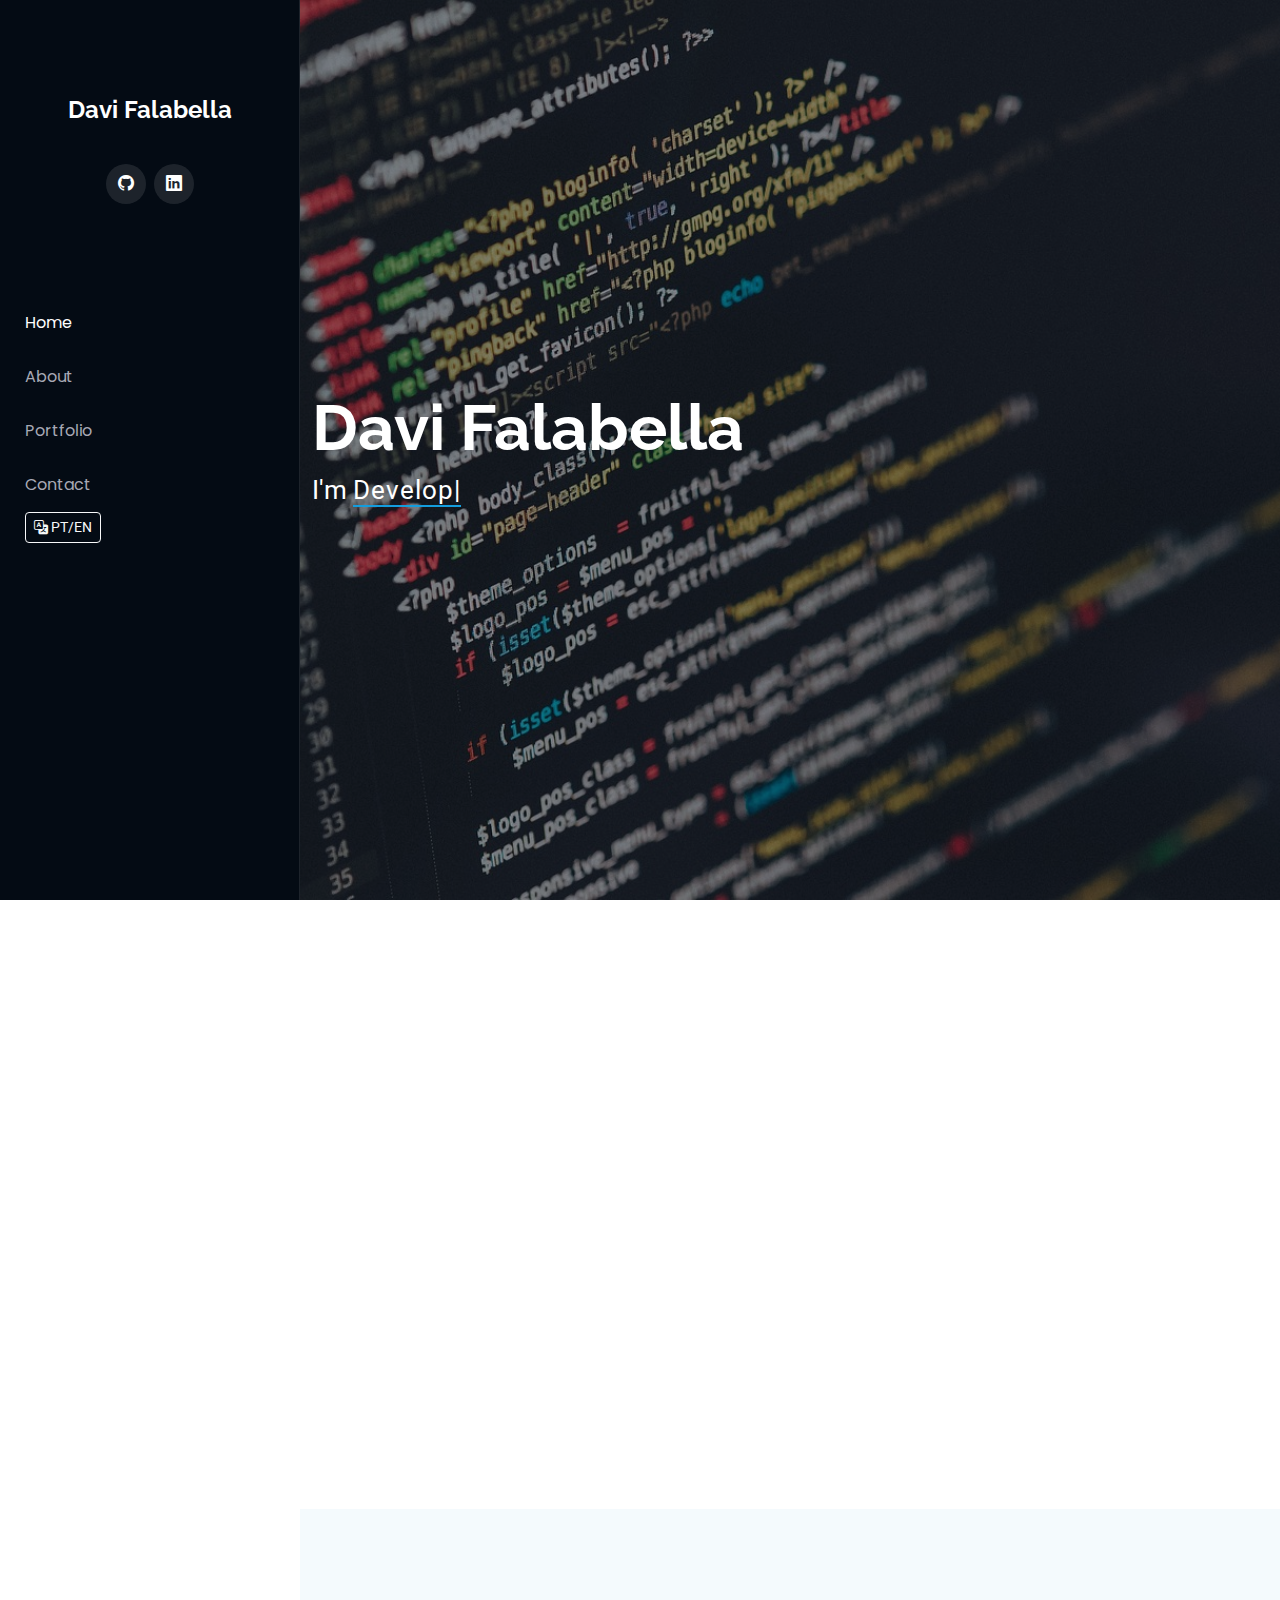
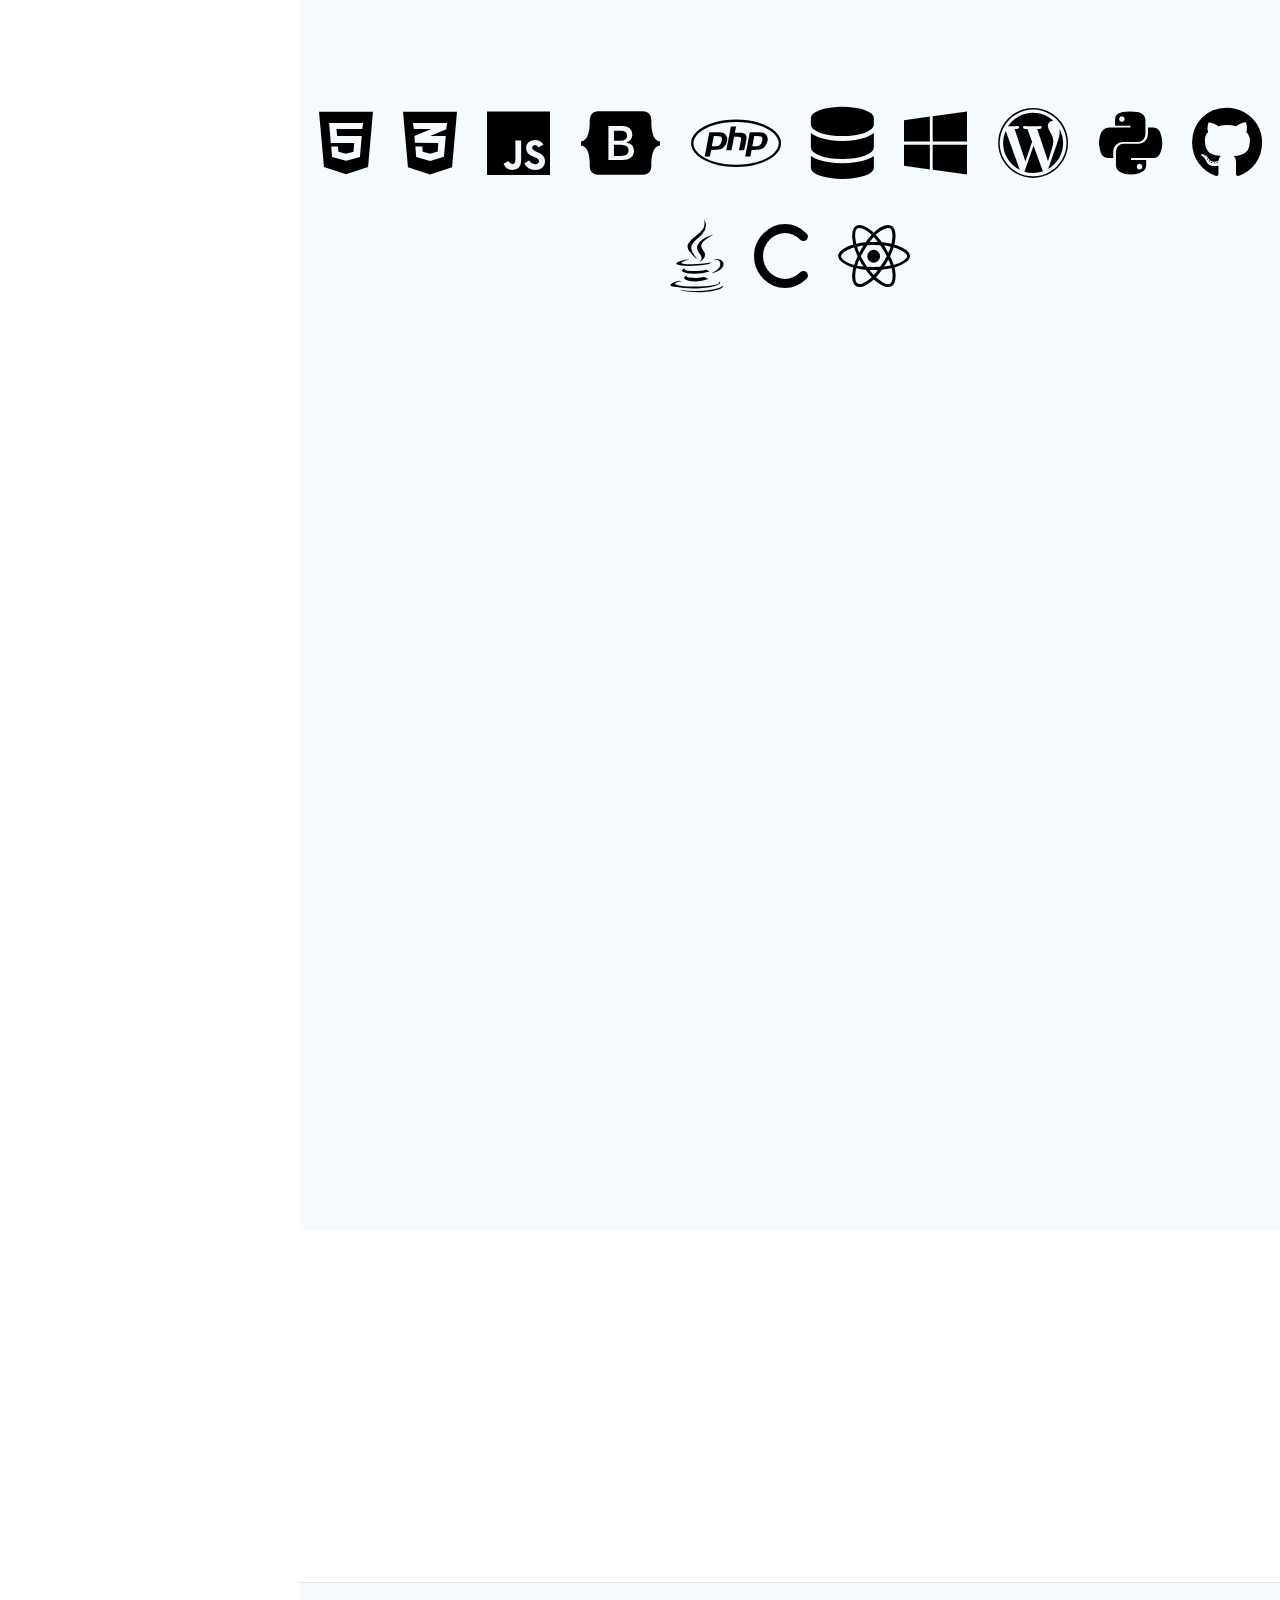
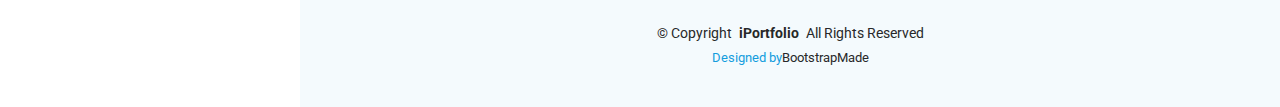
<file: index.html>
<!DOCTYPE html>
<html lang="en">

<head>
  <meta charset="utf-8">
  <meta content="width=device-width, initial-scale=1.0" name="viewport">
  <title>Portfolio</title>
  <meta content="" name="description">
  <meta content="" name="keywords">

  <!-- Favicons -->
  <link href="assets/img/favcon.png" rel="icon">
  <link href="assets/img/apple-touch-icon.png" rel="apple-touch-icon">
  <link href="https://cdnjs.cloudflare.com/ajax/libs/font-awesome/6.5.0/css/all.min.css" rel="stylesheet">

  <!-- Fonts -->
  <link href="https://fonts.googleapis.com" rel="preconnect">
  <link href="https://fonts.gstatic.com" rel="preconnect" crossorigin>
  <link
    href="https://fonts.googleapis.com/css2?family=Roboto:ital,wght@0,100;0,300;0,400;0,500;0,700;0,900;1,100;1,300;1,400;1,500;1,700;1,900&family=Poppins:ital,wght@0,100;0,200;0,300;0,400;0,500;0,600;0,700;0,800;0,900;1,100;1,200;1,300;1,400;1,500;1,600;1,700;1,800;1,900&family=Raleway:ital,wght@0,100;0,200;0,300;0,400;0,500;0,600;0,700;0,800;0,900;1,100;1,200;1,300;1,400;1,500;1,600;1,700;1,800;1,900&display=swap"
    rel="stylesheet">

  <!-- Vendor CSS Files -->
  <link href="assets/vendor/bootstrap/css/bootstrap.min.css" rel="stylesheet">
  <link href="assets/vendor/bootstrap-icons/bootstrap-icons.css" rel="stylesheet">
  <link href="assets/vendor/aos/aos.css" rel="stylesheet">
  <link href="assets/vendor/glightbox/css/glightbox.min.css" rel="stylesheet">
  <link href="assets/vendor/swiper/swiper-bundle.min.css" rel="stylesheet">

  <!-- Main CSS File -->
  <link href="assets/css/main.css" rel="stylesheet">

  <!-- =======================================================
  * Template Name: iPortfolio
  * Template URL: https://bootstrapmade.com/iportfolio-bootstrap-portfolio-websites-template/
  * Updated: Jun 29 2024 with Bootstrap v5.3.3
  * Author: BootstrapMade.com
  * License: https://bootstrapmade.com/license/
  ======================================================== -->
</head>

<body class="index-page">

  <header id="header" class="header dark-background d-flex flex-column">
    <i class="header-toggle d-xl-none bi bi-list"></i>

    <br>
    <br>
    <br>
    <br>

    <a href="index.html" class="logo d-flex align-items-center justify-content-center">
      <h1 class="sitename">Davi Falabella</h1>
    </a>

    <br>
    <div class="social-links text-center">
      <a target="_blank" href="https://github.com/Davi7071" class="github"><i class="bi bi-github"></i></a>
      <a target="_blank" href="https://www.linkedin.com/in/davi-falabella-oliveira-89b4442b9/" class="linkedin"><i class="bi bi-linkedin"></i></a>
    </div>

    <br>
    <br>
    <br>
    <nav id="navmenu" class="navmenu">
      <ul>
        <li><a href="#hero" class="active" data-i18n="home"><i class="bi bi-house navicon"></i><span data-i18n="home">Home</span></a></li>
        <li><a href="#about" data-i18n="about"><i class="bi bi-person navicon"></i> <span data-i18n="about">About</span></a></li>
        <li><a href="#portfolio" data-i18n="portfolio"><i class="bi bi-images navicon"></i> <span data-i18n="portfolio">Portfolio</span></a></li>
        <li><a href="#contact" data-i18n="contact"><i class="bi bi-envelope navicon"></i> <span data-i18n="contact">Contact</span></a></li>
        <li>
  <button id="lang-switch" class="btn btn-sm btn-outline-light" style="margin-left: 10px;">
    <i class="bi bi-translate"></i> <span data-i18n="lang-switch">PT/EN</span>
  </button>
</li>

      </ul>
    </nav>

  </header>

  <main class="main">

    <!-- Hero -->
    <section id="hero" class="hero section dark-background">

      <img src="assets/img/hero-bg.jpg" alt="" data-aos="fade-in" class="">

      <div class="container" data-aos="fade-up" data-aos-delay="100">
        <h2>Davi Falabella</h2>
        <p>I'm <span class="typed" data-typed-items="Developer, Full Stack">Dev</span><span
            class="typed-cursor typed-cursor--blink" aria-hidden="true"></span><span
            class="typed-cursor typed-cursor--blink" aria-hidden="true"></span></p>
      </div>

    </section><!-- /Hero Section -->

    <!-- About Section -->
    <section id="about" class="about section">

      <!-- Section Title -->
      <div class="container section-title" data-aos="fade-up">
        <h2 data-i18n="about">About</h2>
        <p data-i18n="about-text">I'm a programming enthusiast dedicated to learning and contributing to challenging projects. With a solid
          foundation in
          software development and a passion for problem-solving, I'm eager to grow as a professional in the tech world.
        </p>
      </div><!-- End Section Title -->

      <div class="container" data-aos="fade-up" data-aos-delay="100">

        <div class="row gy-4 justify-content-center">
          <div class="col-lg-4">
            <img src="assets/img/image.png" class="img-fluid" alt="">
          </div>
          <div class="col-lg-8 content">
            <h2 data-i18n="fullstack-title">Full Stack Developer</h2>
            <p class="fst-italic py-3" data-i18n="fullstack-desc">
              Passionate about full stack development, I'm currently focused on building efficient, responsive, and
              user-friendly web applications.
              I'm constantly exploring new technologies and improving my skills through personal and academic projects.
            </p>
            <div class="row">
              <div class="col-lg-6">
                <ul>
                  <li><i class="bi bi-chevron-right"></i> <strong data-i18n="city">City:</strong> <span data-i18n="city-value">Belo Horizonte, BR</span></li>
                  <li><i class="bi bi-chevron-right"></i> <strong data-i18n="age">Age:</strong> <span data-i18n="age-value">20</span></li>
                </ul>
              </div>
              <div class="col-lg-6">
                <ul>
                  <li><i class="bi bi-chevron-right"></i> <strong data-i18n="degree">Degree:</strong> <span data-i18n="degree-value">Bachelor’s degree in Computer
                      Science (in progress)</span></li>
                  <li><i class="bi bi-chevron-right"></i> <strong data-i18n="email">Email:</strong> <span data-i18n="email-value">davifalabela@gmail.com</span>
                  </li>
                </ul>
              </div>
            </div>

          </div>

        </div>

    </section><!-- /About Section -->

    <!-- Skills Section -->
    <section id="skills" class="skills section light-background">

      <div class="container section-title" data-aos="fade-up">
        <h2 data-i18n="skills">Skills</h2>
      </div><!-- End Section Title -->
      <div class="tech-container">
        <div class="tech">
          <i class="fa-brands fa-html5" style="font-size: 1.5em;"></i>
          <div class="tooltip" data-i18n="html5">HTML5</div>
        </div>
        <div class="tech">
          <i class="fa-brands fa-css3-alt" style="font-size: 1.5em;"></i>
          <div class="tooltip" data-i18n="css3">CSS3</div>
        </div>
        <div class="tech">
          <i class="fa-brands fa-js" style="font-size: 1.5em;"></i>
          <div class="tooltip" data-i18n="javascript">JavaScript</div>
        </div>
        <div class="tech">
          <i class="fa-brands fa-bootstrap" style="font-size: 1.5em;"></i>
          <div class="tooltip" data-i18n="bootstrap">Bootstrap</div>
        </div>
        <div class="tech">
          <i class="fa-brands fa-php" style="font-size: 1.5em;"></i>
          <div class="tooltip" data-i18n="php">PHP</div>
        </div>
        <div class="tech">
          <i class="fa-solid fa-database" style="font-size: 1.5em;"></i>
          <div class="tooltip" data-i18n="sql">Sql</div>
        </div>
        <div class="tech">
          <i class="fa-brands fa-windows" style="font-size: 1.5em;"></i>
          <div class="tooltip" data-i18n="windows">Windows</div>
        </div>
        <div class="tech">
          <i class="fa-brands fa-wordpress" style="font-size: 1.5em;"></i>
          <div class="tooltip" data-i18n="wordpress">WordPress</div>
        </div>
        <div class="tech">
          <i class="fa-brands fa-python" style="font-size: 1.5em;"></i>
          <div class="tooltip" data-i18n="python">Python</div>
        </div>

        <div class="tech">
          <i class="fa-brands fa-github" style="font-size: 1.5em;"></i>
          <div class="tooltip" data-i18n="github">GitHub</div>
        </div>

        <div class="tech">
          <i class="fa-brands fa-java" style="font-size: 1.5em;"></i>
          <div class="tooltip" data-i18n="java">Java</div>
        </div>

        <div class="tech">
          <i class="fa-solid fa-c" style="font-size: 1.5em;"></i>
          <div class="tooltip" data-i18n="cpp">C++</div>
        </div>

        <div class="tech">
          <i class="fa-brands fa-react" style="font-size: 1.5em;"></i>
          <div class="tooltip" data-i18n="react">React</div>
          <br><br>
        </div>


      </div>

    </section><!-- /Skills Section -->


    <!-- Portfolio Section -->
    <section id="portfolio" class="portfolio section light-background">

      <!-- Section Title -->
      <div class="container section-title" data-aos="fade-up">
        <h2 data-i18n="portfolio">Portfolio</h2>
        <p data-i18n="portfolio-desc">Explore some of the projects I've developed in mobile apps, IoT devices, intelligent systems, and websites. Each project showcases my experience with modern technologies such as Firebase, React Native, artificial intelligence, and large-scale data analysis.
        Check out more on my GitHub: <a target="_blank" href="https://github.com/Davi7071">Davi7071</a></p>
      </div><!-- End Section Title -->

      <div class="container">

        <div class="isotope-layout" data-default-filter="*" data-layout="masonry" data-sort="original-order">

          <ul class="portfolio-filters isotope-filters" data-aos="fade-up" data-aos-delay="100">
            <li data-filter="*" class="filter-active" data-i18n="filter-all">All</li>
            <li data-filter=".filter-app" data-i18n="filter-app">App</li>
            <li data-filter=".filter-product" data-i18n="filter-device">Device</li>
            <li data-filter=".filter-branding" data-i18n="filter-system">System</li>
            <li data-filter=".filter-books" data-i18n="filter-website">Web Site</li>
          </ul><!-- End Portfolio Filters -->

          <div class="row gy-4 isotope-container" data-aos="fade-up" data-aos-delay="200">

            <div class="col-lg-4 col-md-6 portfolio-item isotope-item filter-product">
              <div class="portfolio-content h-100">
                <img src="assets/img/portfolio/app-1.png" class="img-fluid" alt="">
                <div class="portfolio-info">
                  <h4 data-i18n="device">Device</h4>
                  <p data-i18n="iot-desc">IoT Sound‑Activated Feedback Device</p>
                  <a href="assets/img/portfolio/app-1.png" title="" data-gallery="portfolio-gallery-app"
                    class="glightbox preview-link"><i class="bi bi-zoom-in"></i></a>
                  <a target="_blank" href="portfolio-iot.html" title="More Details" class="details-link"><i
                      class="bi bi-link-45deg"></i></a>
                </div>
              </div>
            </div><!-- End Portfolio Item -->

            <div class="col-lg-4 col-md-6 portfolio-item isotope-item filter-branding">
              <div class="portfolio-content h-100">
                <img src="assets/img/portfolio/news.png" class="img-fluid" alt="">
                <div class="portfolio-info">
                  <h4 data-i18n="system">System</h4>
                  <p data-i18n="bigdata-desc">BigData News Analysis</p>
                  <a href="assets/img/portfolio/news.png" title=""
                    data-gallery="portfolio-gallery-product" class="glightbox preview-link"><i
                      class="bi bi-zoom-in"></i></a>
                  <a target="_blank" href="portfolio-news.html" title="More Details" class="details-link"><i
                      class="bi bi-link-45deg"></i></a>
                </div>
              </div>
            </div><!-- End Portfolio Item -->

            <div class="col-lg-4 col-md-6 portfolio-item isotope-item filter-app ">
              <div class="portfolio-content h-100">
                <img src="assets/img/portfolio/app-de-fato.jpg" class="img-fluid" alt="">
                <div class="portfolio-info">
                  <h4 data-i18n="app">App</h4>
                  <p data-i18n="ai-news-desc">AI news app</p>
                  <a href="assets/img/portfolio/app-de-fato.jpg" title=""
                    data-gallery="portfolio-gallery-branding" class="glightbox preview-link"><i
                      class="bi bi-zoom-in"></i></a>
                  <a target="_blank" href="portfolio-defatoapp.html" title="More Details" class="details-link"><i
                      class="bi bi-link-45deg"></i></a>
                </div>
              </div>
            </div><!-- End Portfolio Item -->

            <div class="col-lg-4 col-md-6 portfolio-item isotope-item filter-books">
              <div class="portfolio-content h-100">
                <img src="assets/img/portfolio/painel.png" class="img-fluid" alt="">
                <div class="portfolio-info">
                  <h4 data-i18n="system">System</h4>
                  <p data-i18n="website-admin-desc">Website and Admin Panel</p>
                  <a href="assets/img/portfolio/painel.png" title="Branding 1" data-gallery="portfolio-gallery-book"
                    class="glightbox preview-link"><i class="bi bi-zoom-in"></i></a>
                  <a target="_blank" href="admin-panel.html" title="More Details" class="details-link"><i
                      class="bi bi-link-45deg"></i></a>
                </div>
              </div>
            </div><!-- End Portfolio Item -->

          

          </div><!-- End Portfolio Container -->

        </div>

      </div>

    </section><!-- /Portfolio Section -->

    <!-- Section Title --> 
    <div id="contact" style="margin-top: 5%;" class="container section-title" data-aos="fade-up">
      <h2 data-i18n="contact">Contact</h2>
            <div style="margin-top: 5%;" class="row">
              <div  class="col-lg-6">
                <ul>
                  <li><i class="bi bi-chevron-right"></i> <strong><i class="fa-solid fa-phone"></i></strong> <span data-i18n="phone">55 31 999514122</span></li>
                </ul>
              </div>
              <div class="col-lg-6">
                <ul>
                  <li><i class="bi bi-chevron-right"></i> <strong><i class="fa-solid fa-envelope"></i></strong> <span data-i18n="email-value">davifalabela@gmail.com</span>
                  </li>
                </ul>
              </div>
            </div>
    </div><!-- End Section Title -->


  </main>
  <br><br><br><br>
  <footer id="footer" class="footer position-relative light-background">

    <div class="container">
      <div class="copyright text-center ">
        <p>© <span data-i18n="copyright">Copyright</span> <strong class="px-1 sitename">iPortfolio</strong> <span data-i18n="all-rights">All Rights Reserved</span>
        </p>
      </div>
      
      <div class="credits">
        <!-- All the links in the footer should remain intact. -->
        <!-- You can delete the links only if you've purchased the pro version. -->
        <!-- Licensing information: https://bootstrapmade.com/license/ -->
        <!-- Purchase the pro version with working PHP/AJAX contact form: [buy-url] -->
        <a href="https://bootstrapmade.com/" data-i18n="designed-by">BootstrapMade</a>BootstrapMade
      </div>
    </div>

  </footer>

  <!-- Scroll Top -->
  <a href="#" id="scroll-top" class="scroll-top d-flex align-items-center justify-content-center"><i
      class="bi bi-arrow-up-short"></i></a>

  <!-- Preloader -->
  <div id="preloader"></div>

  <!-- Vendor JS Files -->
   
  <script src="assets/vendor/bootstrap/js/bootstrap.bundle.min.js"></script>
  <script src="assets/vendor/php-email-form/validate.js"></script>
  <script src="assets/vendor/aos/aos.js"></script>
  <script src="assets/vendor/typed.js/typed.umd.js"></script>
  <script src="assets/vendor/purecounter/purecounter_vanilla.js"></script>
  <script src="assets/vendor/waypoints/noframework.waypoints.js"></script>
  <script src="assets/vendor/glightbox/js/glightbox.min.js"></script>
  <script src="assets/vendor/imagesloaded/imagesloaded.pkgd.min.js"></script>
  <script src="assets/vendor/isotope-layout/isotope.pkgd.min.js"></script>
  <script src="assets/vendor/swiper/swiper-bundle.min.js"></script>
  


  <!-- Main JS File -->

  

  <script src="assets/js/main.js"></script>
<script>
(function() {
  const i18nTranslations = {
    en: {
      home: "Home",
      about: "About",
      "about-text": "I'm a programming enthusiast dedicated to learning and contributing to challenging projects. With a solid foundation in software development and a passion for problem-solving, I'm eager to grow as a professional in the tech world.",
      portfolio: "Portfolio",
      "portfolio-desc": "Explore some of the projects I've developed in mobile apps, IoT devices, intelligent systems, and websites. Each project showcases my experience with modern technologies such as Firebase, React Native, artificial intelligence, and large-scale data analysis. Check out more on my GitHub: <a target=\"_blank\" href=\"https://github.com/Davi7071\">Davi7071</a>",
      contact: "Contact",
      skills: "Skills",
      degree: "Degree:",
      "degree-value": "Bachelor’s degree in Computer Science (in progress)",
      email: "Email:",
      "email-value": "davifalabela@gmail.com",
      city: "City:",
      "city-value": "Belo Horizonte, BR",
      age: "Age:",
      "age-value": "20",
      "lang-switch": "PT/EN",
      "fullstack-title": "Full Stack Developer",
      "fullstack-desc": "Passionate about full stack development, I'm currently focused on building efficient, responsive, and user-friendly web applications. I'm constantly exploring new technologies and improving my skills through personal and academic projects.",
      html5: "HTML5",
      css3: "CSS3",
      javascript: "JavaScript",
      bootstrap: "Bootstrap",
      php: "PHP",
      sql: "Sql",
      windows: "Windows",
      wordpress: "WordPress",
      python: "Python",
      github: "GitHub",
      java: "Java",
      cpp: "C++",
      react: "React",
      "filter-all": "All",
      "filter-app": "App",
      "filter-device": "Device",
      "filter-system": "System",
      "filter-website": "Web Site",
      device: "Device",
      "iot-desc": "IoT Sound‑Activated Feedback Device",
      system: "System",
      "bigdata-desc": "BigData News Analysis",
      app: "App",
      "ai-news-desc": "AI news app",
      "website-admin-desc": "Website and Admin Panel",
      phone: "55 31 999514122",
      copyright: "Copyright",
      "all-rights": "All Rights Reserved",
      "designed-by": "Designed by"
    },
    pt: {
      home: "Início",
      about: "Sobre",
      "about-text": "Sou um entusiasta da programação dedicado a aprender e contribuir com projetos desafiadores. Com uma base sólida em desenvolvimento de software e paixão por resolver problemas, busco crescer como profissional no mundo da tecnologia.",
      portfolio: "Portfólio",
      "portfolio-desc": "Explore alguns dos projetos que desenvolvi em aplicativos móveis, dispositivos IoT, sistemas inteligentes e sites. Cada projeto mostra minha experiência com tecnologias modernas como Firebase, React Native, inteligência artificial e análise de dados em larga escala. Veja mais no meu GitHub: <a target=\"_blank\" href=\"https://github.com/Davi7071\">Davi7071</a>",
      contact: "Contato",
      skills: "Habilidades",
      degree: "Formação:",
      "degree-value": "Bacharelado em Ciência da Computação (em andamento)",
      email: "Email:",
      "email-value": "davifalabela@gmail.com",
      city: "Cidade:",
      "city-value": "Belo Horizonte, BR",
      age: "Idade:",
      "age-value": "20",
      "lang-switch": "PT/EN",
      "fullstack-title": "Desenvolvedor Full Stack",
      "fullstack-desc": "Apaixonado por desenvolvimento full stack, atualmente estou focado em construir aplicações web eficientes, responsivas e amigáveis ao usuário. Estou sempre explorando novas tecnologias e aprimorando minhas habilidades por meio de projetos pessoais e acadêmicos.",
      html5: "HTML5",
      css3: "CSS3",
      javascript: "JavaScript",
      bootstrap: "Bootstrap",
      php: "PHP",
      sql: "Sql",
      windows: "Windows",
      wordpress: "WordPress",
      python: "Python",
      github: "GitHub",
      java: "Java",
      cpp: "C++",
      react: "React",
      "filter-all": "Todos",
      "filter-app": "App",
      "filter-device": "Dispositivo",
      "filter-system": "Sistema",
      "filter-website": "Site",
      device: "Dispositivo",
      "iot-desc": "Dispositivo IoT de Feedback Ativado por Som",
      system: "Sistema",
      "bigdata-desc": "Análise de Notícias com BigData",
      app: "App",
      "ai-news-desc": "App de notícias com IA",
      "website-admin-desc": "Site e Painel Admin",
      phone: "55 31 999514122",
      copyright: "Copyright",
      "all-rights": "Todos os direitos reservados",
      "designed-by": "Desenvolvido por"
    }
  };

  let lang = 'en';

  function updateLanguage(lang) {
    document.querySelectorAll("[data-i18n]").forEach(el => {
      const key = el.getAttribute("data-i18n");
      if (i18nTranslations[lang][key]) {
        el.innerHTML = i18nTranslations[lang][key];
      }
    });
  }

  document.addEventListener("DOMContentLoaded", () => {
    updateLanguage(lang);
    document.getElementById("lang-switch").addEventListener("click", () => {
      lang = lang === 'en' ? 'pt' : 'en';
      updateLanguage(lang);
    });
  });
})();
</script>



</body>

</html>
</file>
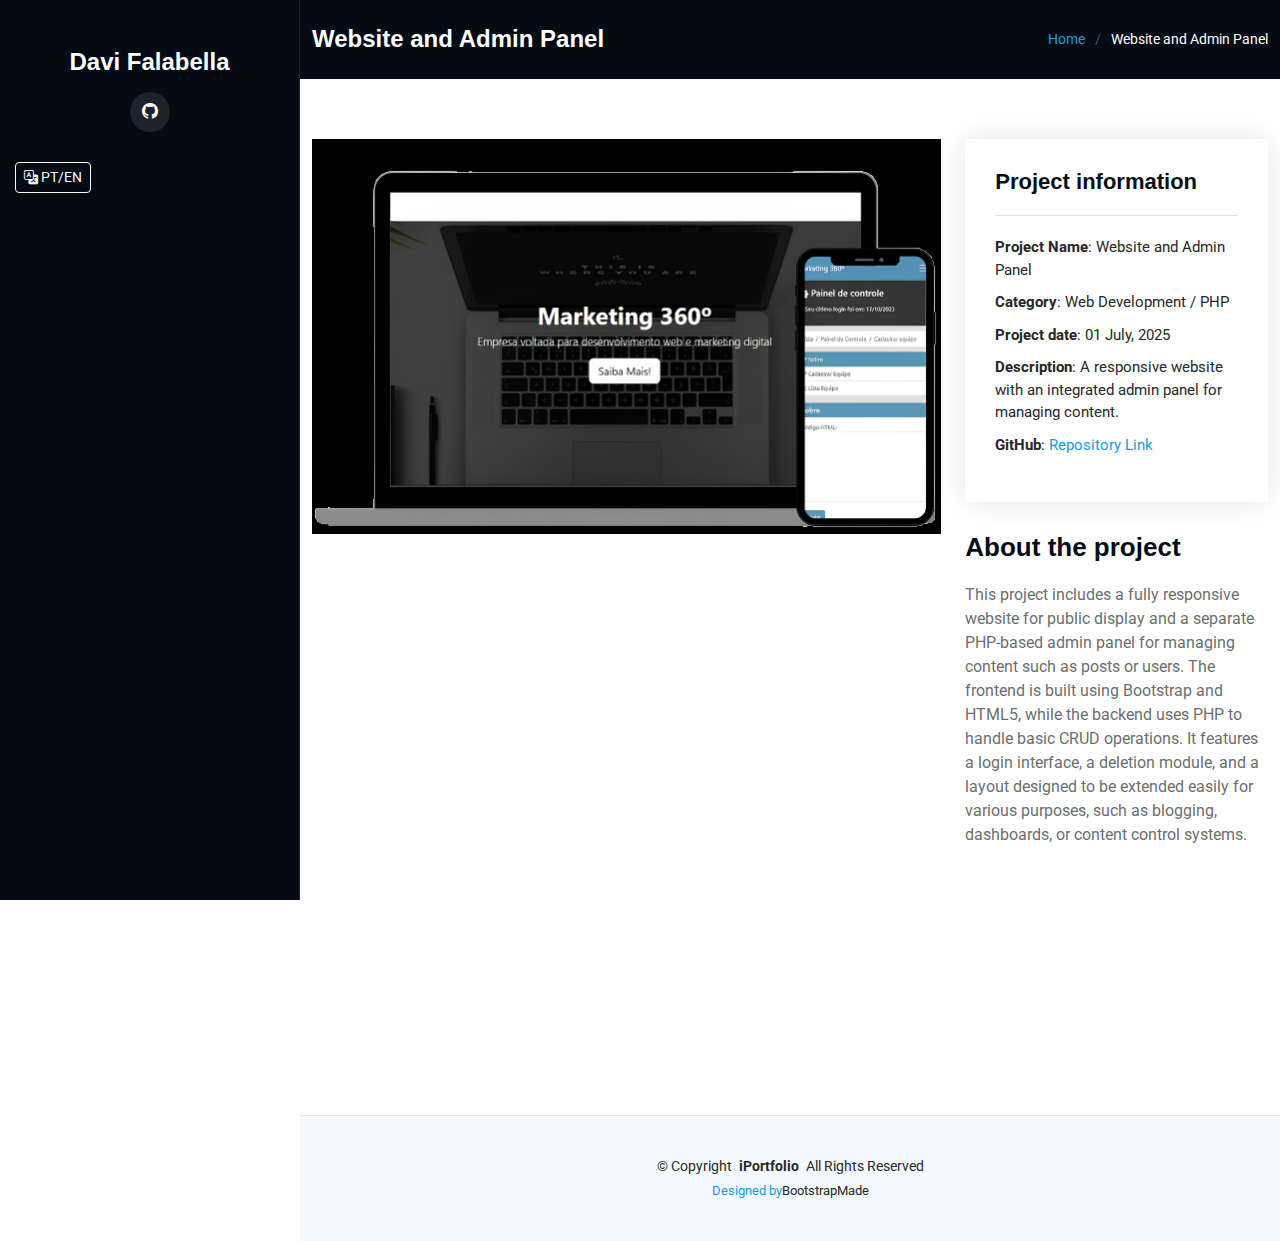
<file: admin-panel.html>
<!DOCTYPE html>
<html lang="en">

<head>
  <meta charset="utf-8">
  <meta content="width=device-width, initial-scale=1.0" name="viewport">
  <title>Website and Admin Panel - Davi Falabella</title>
  <meta content="Responsive website with login and admin panel using PHP and Bootstrap." name="description">
  <meta content="php, bootstrap, admin panel, responsive site" name="keywords">

  <!-- Favicons -->
  <link href="assets/img/favcon.png" rel="icon">
  <link href="assets/img/apple-touch-icon.png" rel="apple-touch-icon">
  <link href="https://cdnjs.cloudflare.com/ajax/libs/font-awesome/6.5.0/css/all.min.css" rel="stylesheet">
  <!-- Fonts -->
  <link href="https://fonts.googleapis.com" rel="preconnect">
  <link href="https://fonts.gstatic.com" rel="preconnect" crossorigin>
  <link href="https://fonts.googleapis.com/css2?family=Roboto:wght@300;500;700&display=swap" rel="stylesheet">

  <!-- Vendor CSS Files -->
  <link href="assets/vendor/bootstrap/css/bootstrap.min.css" rel="stylesheet">
  <link href="assets/vendor/bootstrap-icons/bootstrap-icons.css" rel="stylesheet">
  <link href="assets/vendor/aos/aos.css" rel="stylesheet">
  <link href="assets/vendor/glightbox/css/glightbox.min.css" rel="stylesheet">
  <link href="assets/vendor/swiper/swiper-bundle.min.css" rel="stylesheet">
  <link href="assets/css/main.css" rel="stylesheet">
</head>

<body class="portfolio-details-page">
  <header id="header" class="header dark-background d-flex flex-column">
    <i class="header-toggle d-xl-none bi bi-list" aria-label="Open menu"></i>
    <a href="index.html" class="logo d-flex align-items-center justify-content-center mt-5">
      <h1 class="sitename">Davi Falabella</h1>
    </a>
    <div class="social-links text-center">
      <a target="_blank" href="https://github.com/Davi7071" class="github"><i class="bi bi-github"></i></a>
      <!--<a target="_blank" href="https://www.linkedin.com/in/davi-falabella-oliveira-89b4442b9/" class="linkedin"><i class="bi bi-linkedin"></i></a>-->
    </div>
    <ul style="list-style:none; padding:0; margin-top:10px;">
      <li>
        <button id="lang-switch" class="btn btn-sm btn-outline-light">
          <i class="bi bi-translate"></i> <span data-i18n="lang-switch">PT/EN</span>
        </button>
      </li>
    </ul>
  </header>

  <main class="main">
    <div class="page-title dark-background">
      <div class="container d-lg-flex justify-content-between align-items-center">
        <h1 class="mb-2 mb-lg-0" data-i18n="admin-title">Website and Admin Panel</h1>
        <nav class="breadcrumbs">
          <ol>
            <li><a href="index.html" data-i18n="home">Home</a></li>
            <li class="current" data-i18n="admin-title">Website and Admin Panel</li>
          </ol>
        </nav>
      </div>
    </div>

    <section id="portfolio-details" class="portfolio-details section">
      <div class="container" data-aos="fade-up" data-aos-delay="100">
        <div class="row gy-4">
          <div class="col-lg-8">
            <div class="portfolio-details-slider swiper init-swiper">
              <script type="application/json" class="swiper-config">
                {
                  "loop": true,
                  "speed": 600,
                  "autoplay": { "delay": 5000 },
                  "slidesPerView": "auto",
                  "pagination": { "el": ".swiper-pagination", "type": "bullets", "clickable": true }
                }
              </script>
              <div class="swiper-wrapper align-items-center">
                <div class="swiper-slide">
                  <img src="assets/img/portfolio/painel.png" alt="Admin Panel Screenshot" loading="lazy">
                </div>
              </div>
              <div class="swiper-pagination"></div>
            </div>
          </div>

          <div class="col-lg-4">
            <div class="portfolio-info" data-aos="fade-up" data-aos-delay="200">
              <h3 data-i18n="project-info">Project information</h3>
              <ul>
                <li><strong data-i18n="project-name">Project Name</strong>: <span data-i18n="admin-title">Website and Admin Panel</span></li>
                <li><strong data-i18n="category">Category</strong>: <span data-i18n="category-value">Web Development / PHP</span></li>
                <li><strong data-i18n="project-date">Project date</strong>: <span data-i18n="date-value">01 July, 2025</span></li>
                <li><strong data-i18n="description">Description</strong>: <span data-i18n="description-value">A responsive website with an integrated admin panel for managing content.</span></li>
                <li><strong data-i18n="github">GitHub</strong>: <a target="_blank" href="https://github.com/Davi7071/Site-e-painel-de-controle" data-i18n="github-value">Repository Link</a></li>
              </ul>
            </div>
            <div class="portfolio-description" data-aos="fade-up" data-aos-delay="300">
              <h2 data-i18n="about-admin">About the project</h2>
              <p data-i18n="about-admin-desc">
                This project includes a fully responsive website for public display and a separate PHP-based admin panel 
                for managing content such as posts or users. The frontend is built using Bootstrap and HTML5, while the backend
                uses PHP to handle basic CRUD operations. It features a login interface, a deletion module, and a layout 
                designed to be extended easily for various purposes, such as blogging, dashboards, or content control systems.
              </p>
            </div>
          </div>
    </section>
  </main>
<br><br><br><br><br><br><br><br>
  <footer id="footer" class="footer position-relative light-background">
    <div class="container">
      <div class="copyright text-center">
        <p>© <span data-i18n="copyright">Copyright</span> <strong class="px-1 sitename">iPortfolio</strong> <span data-i18n="all-rights">All Rights Reserved</span></p>
      </div>
      <div class="credits text-center">
        <a href="https://bootstrapmade.com/" data-i18n="designed-by">BootstrapMade</a>BootstrapMade
      </div>
    </div>
  </footer>

  <a href="#" id="scroll-top" class="scroll-top d-flex align-items-center justify-content-center"><i class="bi bi-arrow-up-short"></i></a>
  <div id="preloader"></div>

  <script src="assets/vendor/bootstrap/js/bootstrap.bundle.min.js"></script>
  <script src="assets/vendor/php-email-form/validate.js"></script>
  <script src="assets/vendor/aos/aos.js"></script>
  <script src="assets/vendor/glightbox/js/glightbox.min.js"></script>
  <script src="assets/vendor/swiper/swiper-bundle.min.js"></script>
  <script src="assets/js/main.js"></script>
  <script>
  (function() {
    const i18nTranslations = {
      en: {
        "lang-switch": "PT/EN",
        home: "Home",
        "admin-title": "Website and Admin Panel",
        "project-info": "Project information",
        "project-name": "Project Name",
        category: "Category",
        "category-value": "Web Development / PHP",
        "project-date": "Project date",
        "date-value": "01 July, 2025",
        description: "Description",
        "description-value": "A responsive website with an integrated admin panel for managing content.",
        github: "GitHub",
        "github-value": "Repository Link",
        "about-admin": "About the project",
        "about-admin-desc": "This project includes a fully responsive website for public display and a separate PHP-based admin panel for managing content such as posts or users. The frontend is built using Bootstrap and HTML5, while the backend uses PHP to handle basic CRUD operations. It features a login interface, a deletion module, and a layout designed to be extended easily for various purposes, such as blogging, dashboards, or content control systems.",
        copyright: "Copyright",
        "all-rights": "All Rights Reserved",
        "designed-by": "Designed by"
      },
      pt: {
        "lang-switch": "PT/EN",
        home: "Início",
        "admin-title": "Site e Painel Admin",
        "project-info": "Informações do projeto",
        "project-name": "Nome do Projeto",
        category: "Categoria",
        "category-value": "Desenvolvimento Web / PHP",
        "project-date": "Data do projeto",
        "date-value": "01 de julho de 2025",
        description: "Descrição",
        "description-value": "Site responsivo com painel administrativo integrado para gerenciamento de conteúdo.",
        github: "GitHub",
        "github-value": "Link do Repositório",
        "about-admin": "Sobre o projeto",
        "about-admin-desc": "Este projeto inclui um site totalmente responsivo para exibição pública e um painel admin em PHP para gerenciar conteúdos como posts ou usuários. O frontend utiliza Bootstrap e HTML5, enquanto o backend usa PHP para operações CRUD básicas. Possui interface de login, módulo de exclusão e layout pensado para ser facilmente expandido para blog, dashboard ou sistemas de controle de conteúdo.",
        copyright: "Copyright",
        "all-rights": "Todos os direitos reservados",
        "designed-by": "Desenvolvido por"
      }
    };

    let lang = 'en';

    function updateLanguage(lang) {
      document.querySelectorAll("[data-i18n]").forEach(el => {
        const key = el.getAttribute("data-i18n");
        if (i18nTranslations[lang][key]) {
          el.innerHTML = i18nTranslations[lang][key];
        }
      });
    }

    document.addEventListener("DOMContentLoaded", () => {
      updateLanguage(lang);
      document.getElementById("lang-switch").addEventListener("click", () => {
        lang = lang === 'en' ? 'pt' : 'en';
        updateLanguage(lang);
      });
    });
  })();
  </script>
</body>
</html>
</file>
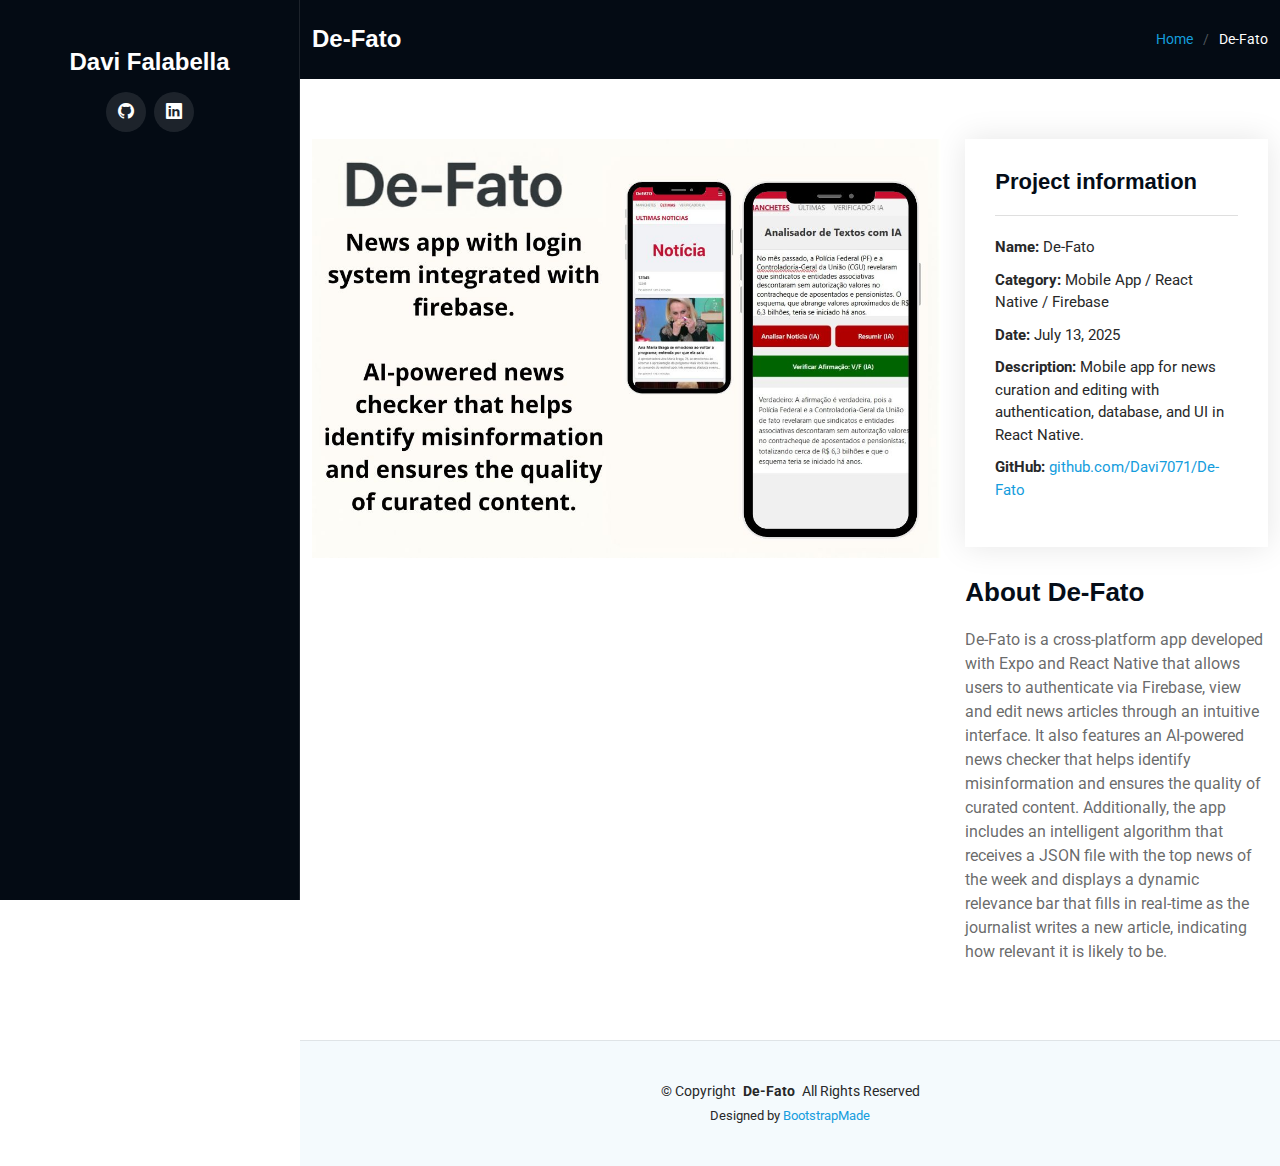
<file: portfolio-defatoapp.html>
<!DOCTYPE html>
<html lang="pt-BR">

<head>
  <meta charset="utf-8">
  <meta content="width=device-width, initial-scale=1.0" name="viewport">
  <title>De‑Fato - Davi Falabella</title>
  <meta content="De‑Fato é um app móvel de curadoria e edição de notícias, com autenticação via Firebase e interface em React Native." name="description">
  <meta content="React Native, Expo, Firebase, notícias, curadoria" name="keywords">

  <!-- Favicons -->
  <link href="assets/img/favcon.png" rel="icon">
  <link href="assets/img/apple-touch-icon.png" rel="apple-touch-icon">
  <link href="https://cdnjs.cloudflare.com/ajax/libs/font-awesome/6.5.0/css/all.min.css" rel="stylesheet">
  <!-- Fonts -->
  <link href="https://fonts.googleapis.com" rel="preconnect">
  <link href="https://fonts.gstatic.com" rel="preconnect" crossorigin>
  <link href="https://fonts.googleapis.com/css2?family=Roboto:wght@300;400;500;700&display=swap" rel="stylesheet">

  <!-- Vendor CSS Files -->
  <link href="assets/vendor/bootstrap/css/bootstrap.min.css" rel="stylesheet">
  <link href="assets/vendor/bootstrap-icons/bootstrap-icons.css" rel="stylesheet">
  <link href="assets/vendor/aos/aos.css" rel="stylesheet">
  <link href="assets/vendor/glightbox/css/glightbox.min.css" rel="stylesheet">
  <link href="assets/vendor/swiper/swiper-bundle.min.css" rel="stylesheet">

  <!-- Main CSS File -->
  <link href="assets/css/main.css" rel="stylesheet">
</head>

<body class="portfolio-details-page">
  <header id="header" class="header dark-background d-flex flex-column">
    <i class="header-toggle d-xl-none bi bi-list" aria-label="Abrir menu"></i>
    <a href="index.html" class="logo d-flex align-items-center justify-content-center mt-5">
      <h1 class="sitename">Davi Falabella</h1>
    </a>

    <div class="social-links text-center">
      <a target="_blank" href="https://github.com/Davi7071" class="github"><i class="bi bi-github"></i></a>
      <a target="_blank" href="https://www.linkedin.com/in/davi-falabella-oliveira-89b4442b9/" class="linkedin"><i class="bi bi-linkedin"></i></a>
    </div>
  </header>

  <main class="main">

    <!-- Page Title -->
    <div class="page-title dark-background">
      <div class="container d-lg-flex justify-content-between align-items-center">
        <h1 class="mb-2 mb-lg-0">De‑Fato</h1>
        <nav class="breadcrumbs">
          <ol>
            <li><a href="index.html">Home</a></li>
            <li class="current">De‑Fato</li>
          </ol>
        </nav>
      </div>
    </div>
    <!-- End Page Title -->

    <!-- Portfolio Details Section -->
    <section id="portfolio-details" class="portfolio-details section">
      <div class="container" data-aos="fade-up" data-aos-delay="100">
        <div class="row gy-4">

          <!-- Slider / Screenshots -->
          <div class="col-lg-8">
            <div class="portfolio-details-slider swiper init-swiper">
              <script type="application/json" class="swiper-config">
                {
                  "loop": true,
                  "speed": 600,
                  "autoplay": { "delay": 5000 },
                  "slidesPerView": "auto",
                  "pagination": { "el": ".swiper-pagination", "type": "bullets", "clickable": true }
                }
              </script>
              <div class="swiper-wrapper align-items-center">
                <div class="swiper-slide">
                  <img src="assets/img/portfolio/app-de-fato.jpg" alt="App De‑Fato" loading="lazy">
                </div>
              </div>
              <div class="swiper-pagination"></div>
            </div>
          </div>

          <!-- Project Info & Description -->
          <div class="col-lg-4">
            <div class="portfolio-info" data-aos="fade-up" data-aos-delay="200">
              <h3>Project information</h3>
              <ul>
                <li><strong>Name:</strong> De‑Fato</li>
                <li><strong>Category:</strong> Mobile App / React Native / Firebase</li>
                <li><strong>Date:</strong> July 13, 2025</li>
                <li><strong>Description:</strong> Mobile app for news curation and editing with authentication, database, and UI in React Native.</li>
                <li><strong>GitHub:</strong> <a target="_blank" href="https://github.com/Davi7071/De-Fato">github.com/Davi7071/De-Fato</a></li>
              </ul>
            </div>
            <div class="portfolio-description" data-aos="fade-up" data-aos-delay="300">
              <h2>About De‑Fato</h2>
              <p>
                De‑Fato is a cross-platform app developed with Expo and React Native 
                that allows users to authenticate via Firebase, view and edit news articles through an intuitive interface. 
                It also features an AI-powered news checker that helps identify misinformation and ensures the quality of curated content. 
                Additionally, the app includes an intelligent algorithm that receives a JSON file with the top news of the week and displays 
                a dynamic relevance bar that fills in real-time as the journalist writes a new article, indicating how relevant it is likely to be.
            </p>
            </div>
          </div>

        </div>
      </div>
    </section>
    <!-- /Portfolio Details Section -->
  </main>

  <footer id="footer" class="footer position-relative light-background">
    <div class="container">
      <div class="copyright text-center">
        <p>© <span>Copyright</span> <strong class="px-1 sitename">De‑Fato</strong> All Rights Reserved</p>
      </div>
      <div class="credits text-center">
        Designed by <a href="https://bootstrapmade.com/">BootstrapMade</a>
      </div>
    </div>
  </footer>

  <!-- Scroll Top -->
  <a href="#" id="scroll-top" class="scroll-top d-flex align-items-center justify-content-center"><i class="bi bi-arrow-up-short"></i></a>

  <!-- Preloader -->
  <div id="preloader"></div>

  <!-- Vendor JS Files -->
  <script src="assets/vendor/bootstrap/js/bootstrap.bundle.min.js"></script>
  <script src="assets/vendor/aos/aos.js"></script>
  <script src="assets/vendor/glightbox/js/glightbox.min.js"></script>
  <script src="assets/vendor/swiper/swiper-bundle.min.js"></script>

  <!-- Main JS File -->
  <script src="assets/js/main.js"></script>
</body>

</html>
</file>
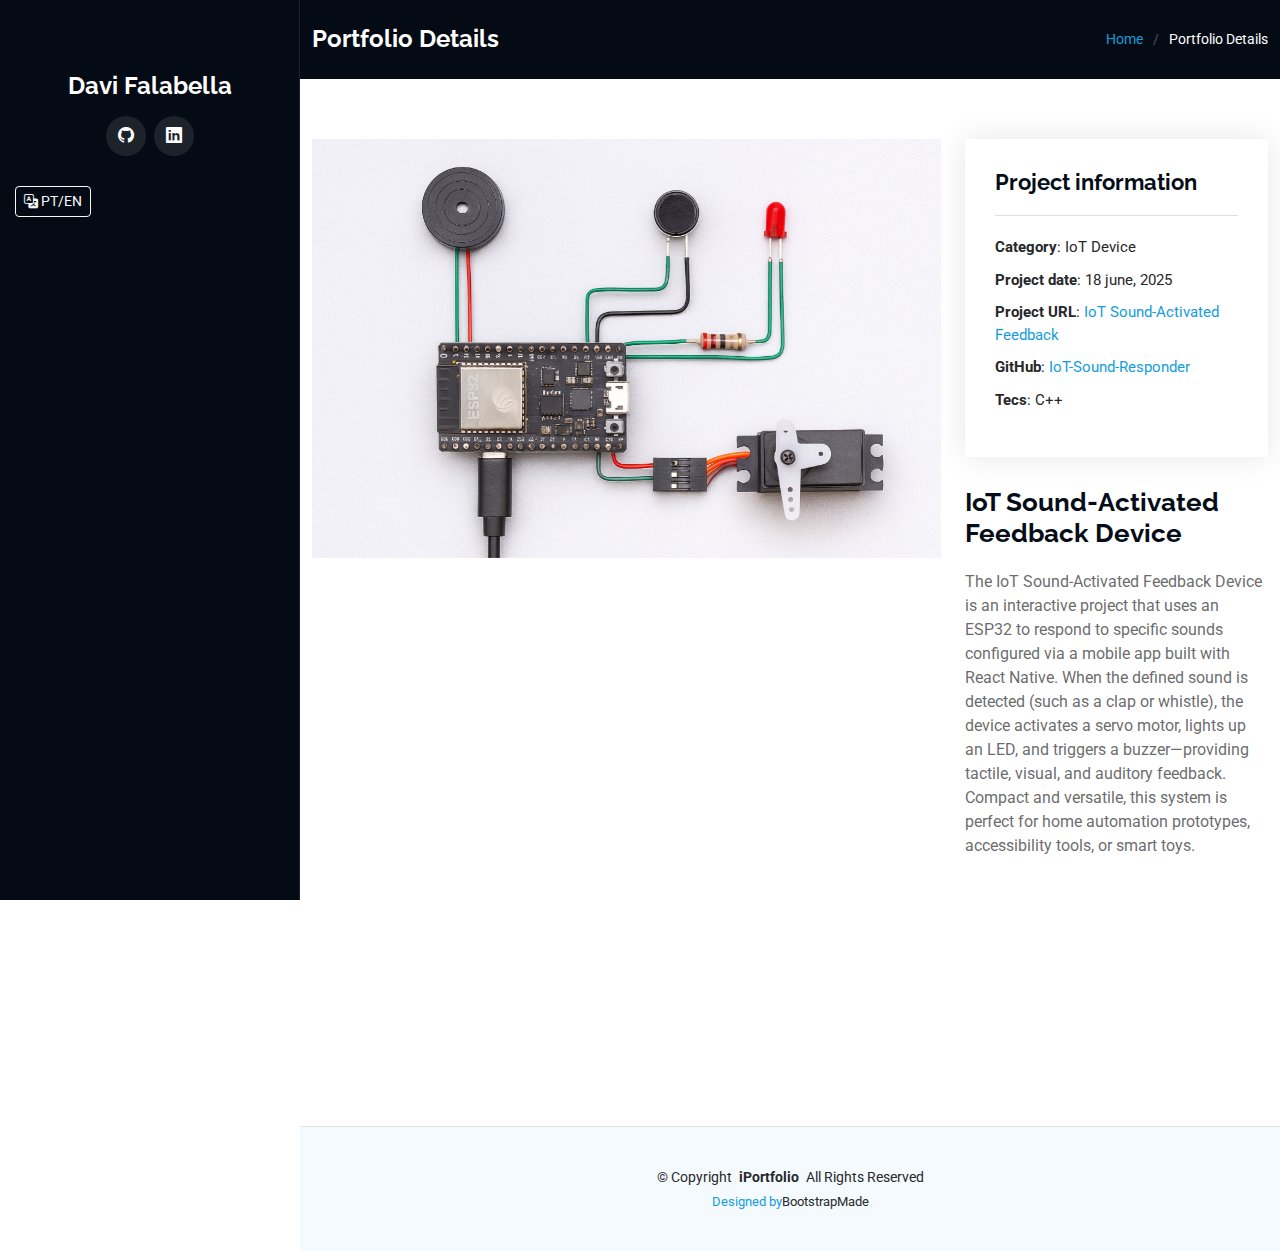
<file: portfolio-iot.html>
<!DOCTYPE html>
<html lang="en">

<head>
  <meta charset="utf-8">
  <meta content="width=device-width, initial-scale=1.0" name="viewport">
  <title>Portfolio Details - iPortfolio Bootstrap Template</title>
  <meta content="" name="description">
  <meta content="" name="keywords">

  <!-- Favicons -->
  <link href="assets/img/favcon.png" rel="icon">
  <link href="assets/img/apple-touch-icon.png" rel="apple-touch-icon">
  <link href="https://cdnjs.cloudflare.com/ajax/libs/font-awesome/6.5.0/css/all.min.css" rel="stylesheet">
  <!-- Fonts -->
  <link href="https://fonts.googleapis.com" rel="preconnect">
  <link href="https://fonts.gstatic.com" rel="preconnect" crossorigin>
  <link href="https://fonts.googleapis.com/css2?family=Roboto:ital,wght@0,100;0,300;0,400;0,500;0,700;0,900;1,100;1,300;1,400;1,500;1,700;1,900&family=Poppins:ital,wght@0,100;0,200;0,300;0,400;0,500;0,600;0,700;0,800;0,900;1,100;1,200;1,300;1,400;1,500;1,600;1,700;1,800;1,900&family=Raleway:ital,wght@0,100;0,200;0,300;0,400;0,500;0,600;0,700;0,800;0,900;1,100;1,200;1,300;1,400;1,500;1,600;1,700;1,800;1,900&display=swap" rel="stylesheet">

  <!-- Vendor CSS Files -->
  <link href="assets/vendor/bootstrap/css/bootstrap.min.css" rel="stylesheet">
  <link href="assets/vendor/bootstrap-icons/bootstrap-icons.css" rel="stylesheet">
  <link href="assets/vendor/aos/aos.css" rel="stylesheet">
  <link href="assets/vendor/glightbox/css/glightbox.min.css" rel="stylesheet">
  <link href="assets/vendor/swiper/swiper-bundle.min.css" rel="stylesheet">

  <!-- Main CSS File -->
  <link href="assets/css/main.css" rel="stylesheet">

  <!-- =======================================================
  * Template Name: iPortfolio
  * Template URL: https://bootstrapmade.com/iportfolio-bootstrap-portfolio-websites-template/
  * Updated: Jun 29 2024 with Bootstrap v5.3.3
  * Author: BootstrapMade.com
  * License: https://bootstrapmade.com/license/
  ======================================================== -->
</head>

<body class="portfolio-details-page">
  <header id="header" class="header dark-background d-flex flex-column">
    <i class="header-toggle d-xl-none bi bi-list"></i>
    <br><br><br><a href="index.html" class="logo d-flex align-items-center justify-content-center">
      <!-- Uncomment the line below if you also wish to use an image logo -->
      <!-- <img src="assets/img/logo.png" alt=""> -->
      <h1 class="sitename">Davi Falabella</h1>
    </a>

    <div class="social-links text-center">
      <a target="_blank" href="https://github.com/Davi7071" class="github"><i class="bi bi-github"></i></a>
      <a target="_blank" href="https://www.linkedin.com/in/davi-falabella-oliveira-89b4442b9/" class="linkedin"><i class="bi bi-linkedin"></i></a>
    </div>
    <ul style="list-style:none; padding:0; margin-top:10px;">
      <li>
        <button id="lang-switch" class="btn btn-sm btn-outline-light">
          <i class="bi bi-translate"></i> <span data-i18n="lang-switch">PT/EN</span>
        </button>
      </li>
    </ul>

  </header>

  <main class="main">

    <!-- Page Title -->
    <div class="page-title dark-background">
      <div class="container d-lg-flex justify-content-between align-items-center">
        <h1 class="mb-2 mb-lg-0" data-i18n="iot-title">Portfolio Details</h1>
        <nav class="breadcrumbs">
          <ol>
            <li><a href="index.html" data-i18n="home">Home</a></li>
            <li class="current" data-i18n="iot-title">Portfolio Details</li>
          </ol>
        </nav>
      </div>
    </div><!-- End Page Title -->

    <!-- Portfolio Details Section -->
    <section id="portfolio-details" class="portfolio-details section">

      <div class="container" data-aos="fade-up" data-aos-delay="100">

        <div class="row gy-4">

          <div class="col-lg-8">
            <div class="portfolio-details-slider swiper init-swiper">

              <script type="application/json" class="swiper-config">
                {
                  "loop": true,
                  "speed": 600,
                  "autoplay": {
                    "delay": 5000
                  },
                  "slidesPerView": "auto",
                  "pagination": {
                    "el": ".swiper-pagination",
                    "type": "bullets",
                    "clickable": true
                  }
                }
              </script>

              <div class="swiper-wrapper align-items-center">

                <div class="swiper-slide">
                  <img src="assets/img/portfolio/app-1.png" alt="">
                </div>

              </div>
              <div class="swiper-pagination"></div>
            </div>
          </div>

          <div class="col-lg-4">
            <div class="portfolio-info" data-aos="fade-up" data-aos-delay="200">
              <h3 data-i18n="project-info">Project information</h3>
              <ul>
                <li><strong data-i18n="category">Category</strong>: <span data-i18n="category-value">IoT Device</span></li>
                <li><strong data-i18n="project-date">Project date</strong>: <span data-i18n="date-value">18 june, 2025</span></li>
                <li><strong data-i18n="project-url">Project URL</strong>: <a target="_blank" href="https://wokwi.com/projects/431515491564407809" data-i18n="project-url-value">IoT Sound‑Activated Feedback </a></li>
                <li><strong data-i18n="github">GitHub</strong>: <a target="_blank" href="https://github.com/Davi7071/IoT-Sound-Responder" data-i18n="github-value">IoT-Sound-Responder</a></li>
                <li><strong data-i18n="tecs">Tecs</strong>: <span data-i18n="tecs-value">C++</span></li>
              </ul>
            </div>
            <div class="portfolio-description" data-aos="fade-up" data-aos-delay="300">
              <h2 data-i18n="iot-device-title">IoT Sound‑Activated Feedback Device</h2>
              <p data-i18n="iot-device-desc">
                The IoT Sound‑Activated Feedback Device is an interactive project that uses an ESP32 
                to respond to specific sounds configured via a mobile app built with React Native. When the defined sound is detected (such as a clap or whistle), the device activates a servo motor, lights up an LED, and triggers a buzzer—providing tactile, visual, and auditory feedback. 
                Compact and versatile, this system is perfect for home automation prototypes, accessibility tools, or smart toys.
              </p>
            </div>
          </div>

        </div>

      </div>

    </section><!-- /Portfolio Details Section -->
      </main>
<br><br><br><br><br><br><br><br>
  <footer id="footer" class="footer position-relative light-background">

    <div class="container">
      <div class="copyright text-center ">
        <p>© <span data-i18n="copyright">Copyright</span> <strong class="px-1 sitename">iPortfolio</strong> <span data-i18n="all-rights">All Rights Reserved</span></p>
      </div>
      <div class="credits">
        <!-- All the links in the footer should remain intact. -->
        <!-- You can delete the links only if you've purchased the pro version. -->
        <!-- Licensing information: https://bootstrapmade.com/license/ -->
        <!-- Purchase the pro version with working PHP/AJAX contact form: [buy-url] -->
        <a href="https://bootstrapmade.com/" data-i18n="designed-by">BootstrapMade</a>BootstrapMade
      </div>
    </div>

  </footer>

  <!-- Scroll Top -->
  <a href="#" id="scroll-top" class="scroll-top d-flex align-items-center justify-content-center"><i class="bi bi-arrow-up-short"></i></a>

  <!-- Preloader -->
  <div id="preloader"></div>

  <!-- Vendor JS Files -->
  <script src="assets/vendor/bootstrap/js/bootstrap.bundle.min.js"></script>
  <script src="assets/vendor/php-email-form/validate.js"></script>
  <script src="assets/vendor/aos/aos.js"></script>
  <script src="assets/vendor/typed.js/typed.umd.js"></script>
  <script src="assets/vendor/purecounter/purecounter_vanilla.js"></script>
  <script src="assets/vendor/waypoints/noframework.waypoints.js"></script>
  <script src="assets/vendor/glightbox/js/glightbox.min.js"></script>
  <script src="assets/vendor/imagesloaded/imagesloaded.pkgd.min.js"></script>
  <script src="assets/vendor/isotope-layout/isotope.pkgd.min.js"></script>
  <script src="assets/vendor/swiper/swiper-bundle.min.js"></script>

  <!-- Main JS File -->
  <script src="assets/js/main.js"></script>
  <script>
  (function() {
    const i18nTranslations = {
      en: {
        "lang-switch": "PT/EN",
        home: "Home",
        "iot-title": "Portfolio Details",
        "project-info": "Project information",
        category: "Category",
        "category-value": "IoT Device",
        "project-date": "Project date",
        "date-value": "18 june, 2025",
        "project-url": "Project URL",
        "project-url-value": "IoT Sound‑Activated Feedback ",
        github: "GitHub",
        "github-value": "IoT-Sound-Responder",
        tecs: "Tecs",
        "tecs-value": "C++",
        "iot-device-title": "IoT Sound‑Activated Feedback Device",
        "iot-device-desc": "The IoT Sound‑Activated Feedback Device is an interactive project that uses an ESP32 to respond to specific sounds configured via a mobile app built with React Native. When the defined sound is detected (such as a clap or whistle), the device activates a servo motor, lights up an LED, and triggers a buzzer—providing tactile, visual, and auditory feedback. Compact and versatile, this system is perfect for home automation prototypes, accessibility tools, or smart toys.",
        copyright: "Copyright",
        "all-rights": "All Rights Reserved",
        "designed-by": "Designed by"
      },
      pt: {
        "lang-switch": "PT/EN",
        home: "Início",
        "iot-title": "Detalhes do Portfólio",
        "project-info": "Informações do projeto",
        category: "Categoria",
        "category-value": "Dispositivo IoT",
        "project-date": "Data do projeto",
        "date-value": "18 de junho de 2025",
        "project-url": "URL do projeto",
        "project-url-value": "Dispositivo IoT de Feedback por Som",
        github: "GitHub",
        "github-value": "IoT-Sound-Responder",
        tecs: "Tecnologias",
        "tecs-value": "C++",
        "iot-device-title": "Dispositivo IoT de Feedback por Som",
        "iot-device-desc": "O Dispositivo IoT de Feedback por Som é um projeto interativo que utiliza um ESP32 para responder a sons específicos configurados por um app mobile feito em React Native. Quando o som definido é detectado (como palmas ou assobio), o dispositivo aciona um servo motor, acende um LED e dispara um buzzer — fornecendo feedback tátil, visual e auditivo. Compacto e versátil, é perfeito para protótipos de automação residencial, ferramentas de acessibilidade ou brinquedos inteligentes.",
        copyright: "Copyright",
        "all-rights": "Todos os direitos reservados",
        "designed-by": "Desenvolvido por"
      }
    };

    let lang = 'en';

    function updateLanguage(lang) {
      document.querySelectorAll("[data-i18n]").forEach(el => {
        const key = el.getAttribute("data-i18n");
        if (i18nTranslations[lang][key]) {
          el.innerHTML = i18nTranslations[lang][key];
        }
      });
    }

    document.addEventListener("DOMContentLoaded", () => {
      updateLanguage(lang);
      document.getElementById("lang-switch").addEventListener("click", () => {
        lang = lang === 'en' ? 'pt' : 'en';
        updateLanguage(lang);
      });
    });
  })();
  </script>

</body>

</html>
</file>
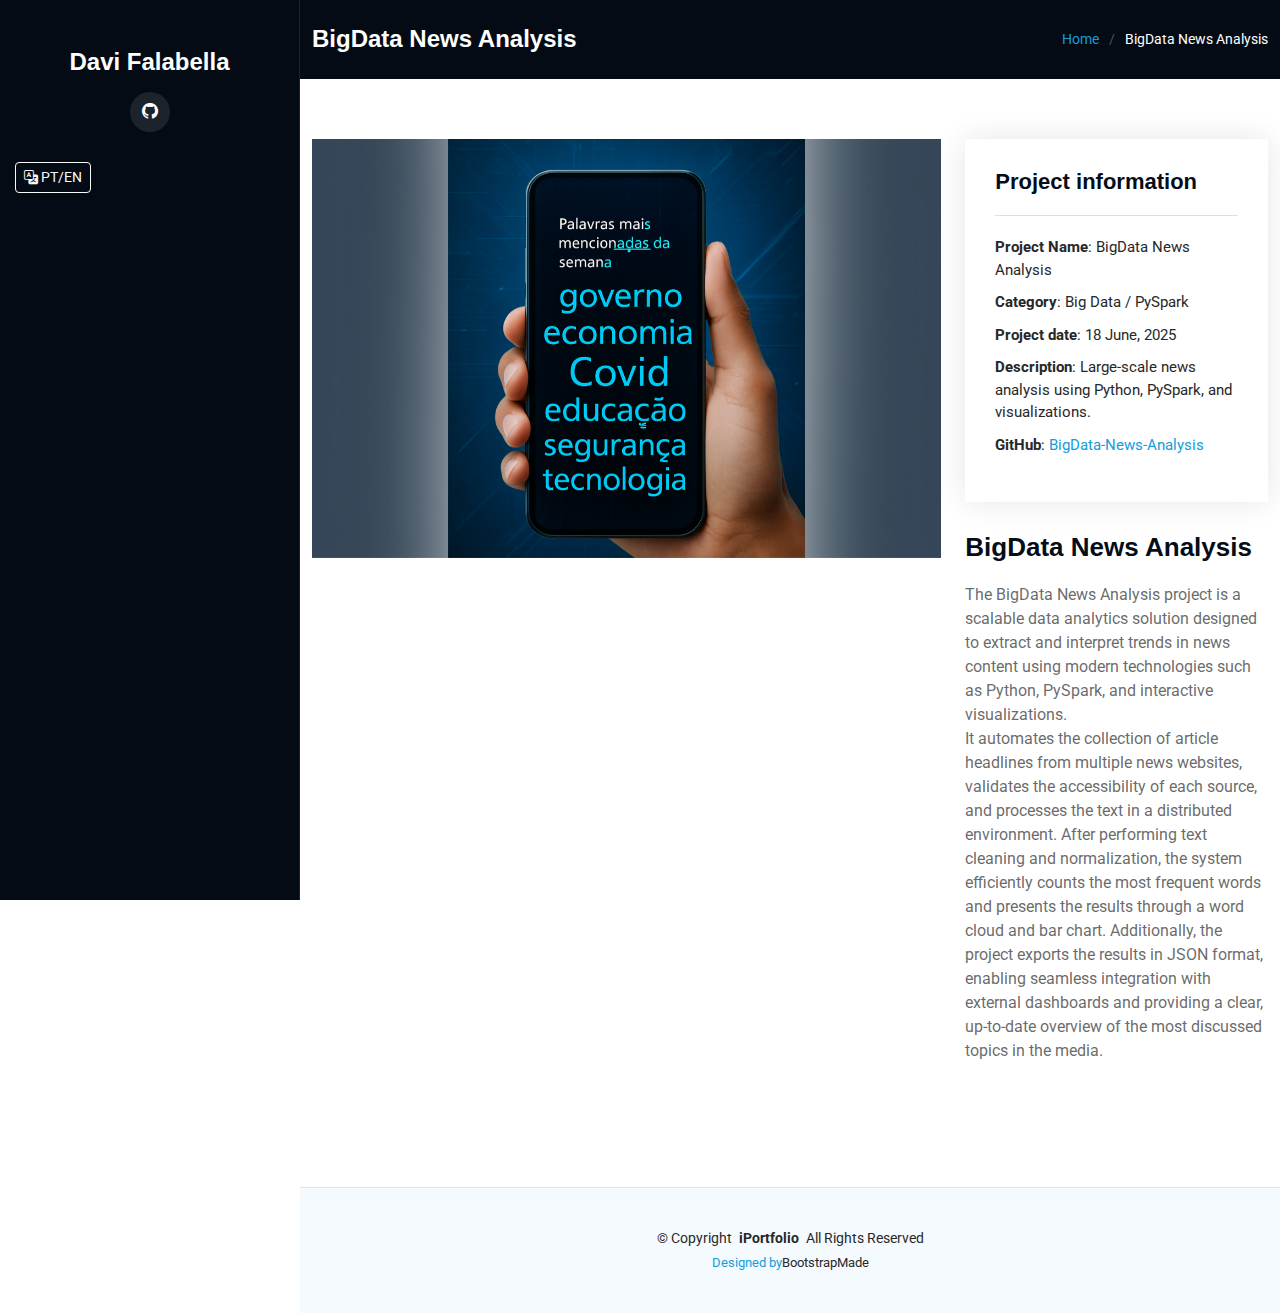
<file: portfolio-news.html>
<!DOCTYPE html>
<html lang="en">

<head>
  <meta charset="utf-8">
  <meta content="width=device-width, initial-scale=1.0" name="viewport">
  <title>BigData News Analysis - Davi Falabella</title>
  <meta content="Análise de notícias em larga escala usando Python, PySpark e visualizações." name="description">
  <meta content="bigdata, news, analysis, pyspark, python" name="keywords">

  <!-- Favicons -->
  <link href="assets/img/favcon.png" rel="icon">
  <link href="assets/img/apple-touch-icon.png" rel="apple-touch-icon">
  <link href="https://cdnjs.cloudflare.com/ajax/libs/font-awesome/6.5.0/css/all.min.css" rel="stylesheet">
  <!-- Fonts -->
  <link href="https://fonts.googleapis.com" rel="preconnect">
  <link href="https://fonts.gstatic.com" rel="preconnect" crossorigin>
  <link
    href="https://fonts.googleapis.com/css2?family=Roboto:ital,wght@0,100;0,300;0,400;0,500;0,700;0,900;1,100;1,300;1,400;1,500;1,700;1,900&family=Poppins:ital,wght@0,100;0,200;0,300;0,400;0,500;0,600;0,700;0,800;0,900;1,100;1,200;1,300;1,400;1,500;1,600;1,700;1,800;1,900&display=swap"
    rel="stylesheet">

  <!-- Vendor CSS Files -->
  <link href="assets/vendor/bootstrap/css/bootstrap.min.css" rel="stylesheet">
  <link href="assets/vendor/bootstrap-icons/bootstrap-icons.css" rel="stylesheet">
  <link href="assets/vendor/aos/aos.css" rel="stylesheet">
  <link href="assets/vendor/glightbox/css/glightbox.min.css" rel="stylesheet">
  <link href="assets/vendor/swiper/swiper-bundle.min.css" rel="stylesheet">

  <!-- Main CSS File -->
  <link href="assets/css/main.css" rel="stylesheet">

  <!-- =======================================================
  * Template Name: iPortfolio
  * Template URL: https://bootstrapmade.com/iportfolio-bootstrap-portfolio-websites-template/
  * Updated: Jun 29 2024 with Bootstrap v5.3.3
  * Author: BootstrapMade.com
  * License: https://bootstrapmade.com/license/
  ======================================================== -->
</head>

<body class="portfolio-details-page">
  <header id="header" class="header dark-background d-flex flex-column">
    <i class="header-toggle d-xl-none bi bi-list" aria-label="Abrir menu"></i>
    <a href="index.html" class="logo d-flex align-items-center justify-content-center mt-5">
      <h1 class="sitename">Davi Falabella</h1>
    </a>

    <div class="social-links text-center">
      <a target="_blank" href="https://github.com/Davi7071" class="github"><i class="bi bi-github"></i></a>
      <!--<a target="_blank" href="https://www.linkedin.com/in/davi-falabella-oliveira-89b4442b9/" class="linkedin"><i
          class="bi bi-linkedin"></i></a>-->
    </div>
    <ul style="list-style:none; padding:0; margin-top:10px;">
      <li>
        <button id="lang-switch" class="btn btn-sm btn-outline-light">
          <i class="bi bi-translate"></i> <span data-i18n="lang-switch">PT/EN</span>
        </button>
      </li>
    </ul>

  </header>

  <main class="main">

    <!-- Page Title -->
    <div class="page-title dark-background">
      <div class="container d-lg-flex justify-content-between align-items-center">
        <h1 class="mb-2 mb-lg-0" data-i18n="news-title">BigData News Analysis</h1>
        <nav class="breadcrumbs">
          <ol>
            <li><a href="index.html" data-i18n="home">Home</a></li>
            <li class="current" data-i18n="news-title">BigData News Analysis</li>
          </ol>
        </nav>
      </div>
    </div>
    <!-- End Page Title -->

    <!-- Portfolio Details Section -->
    <section id="portfolio-details" class="portfolio-details section">

      <div class="container" data-aos="fade-up" data-aos-delay="100">

        <div class="row gy-4">

          <div class="col-lg-8">
            <div class="portfolio-details-slider swiper init-swiper">

              <script type="application/json" class="swiper-config">
                {
                  "loop": true,
                  "speed": 600,
                  "autoplay": { "delay": 5000 },
                  "slidesPerView": "auto",
                  "pagination": { "el": ".swiper-pagination", "type": "bullets", "clickable": true }
                }
              </script>

              <div class="swiper-wrapper align-items-center">
                <div class="swiper-slide">
                  <img src="assets/img/portfolio/news.png" alt="Visualização WordCloud do projeto BigData News Analysis"
                    loading="lazy">
                </div>
              </div>
              <div class="swiper-pagination"></div>
            </div>
          </div>

          <div class="col-lg-4">
            <div class="portfolio-info" data-aos="fade-up" data-aos-delay="200">
              <h3 data-i18n="project-info">Project information</h3>
              <ul>
                <li><strong data-i18n="project-name">Project Name</strong>: <span data-i18n="news-title">BigData News Analysis</span></li>
                <li><strong data-i18n="category">Category</strong>: <span data-i18n="category-value">Big Data / PySpark</span></li>
                <li><strong data-i18n="project-date">Project date</strong>: <span data-i18n="date-value">18 June, 2025</span></li>
                <li><strong data-i18n="description">Description</strong>: <span data-i18n="description-value">Large-scale news analysis using Python, PySpark, and visualizations.</span></li>
                <li><strong data-i18n="github">GitHub</strong>: <a target="_blank"
                    href="https://github.com/Davi7071/BigData-News-Analysis" data-i18n="github-value">BigData-News-Analysis</a></li>
              </ul>
            </div>
            <div class="portfolio-description" data-aos="fade-up" data-aos-delay="300">
              <h2 data-i18n="news-title">BigData News Analysis</h2>
              <p data-i18n="news-desc">
                The BigData News Analysis project is a scalable data analytics solution designed to extract and
                interpret trends in news content using modern
                technologies such as Python, PySpark, and interactive visualizations. <br>It automates the collection of
                article headlines from multiple news websites,
                validates the accessibility of each source, and processes the text in a distributed environment. After
                performing text cleaning and normalization, the system efficiently
                counts the most frequent words and presents the results through a word cloud and bar chart.
                Additionally, the project exports the results in JSON format,
                enabling seamless integration with external dashboards and providing a clear, up-to-date overview of the
                most discussed topics in the media.
              </p>
            </div>
          </div>

    </section>
    <!-- /Portfolio Details Section -->
  </main>
  <br><br>
  <footer id="footer" class="footer position-relative light-background">
    <div class="container">
      <div class="copyright text-center">
        <p>© <span data-i18n="copyright">Copyright</span> <strong class="px-1 sitename">iPortfolio </strong> <span data-i18n="all-rights">All Rights Reserved</span>
        </p>
      </div>
      <div class="credits text-center">
        <a href="https://bootstrapmade.com/" data-i18n="designed-by">BootstrapMade</a>BootstrapMade
      </div>
    </div>
  </footer>

  <!-- Scroll Top -->
  <a href="#" id="scroll-top" class="scroll-top d-flex align-items-center justify-content-center"><i
      class="bi bi-arrow-up-short"></i></a>

  <!-- Preloader -->
  <div id="preloader"></div>

  <!-- Vendor JS Files -->
  <script src="assets/vendor/bootstrap/js/bootstrap.bundle.min.js"></script>
  <script src="assets/vendor/php-email-form/validate.js"></script>
  <script src="assets/vendor/aos/aos.js"></script>
  <script src="assets/vendor/typed.js/typed.umd.js"></script>
  <script src="assets/vendor/purecounter/purecounter_vanilla.js"></script>
  <script src="assets/vendor/waypoints/noframework.waypoints.js"></script>
  <script src="assets/vendor/glightbox/js/glightbox.min.js"></script>
  <script src="assets/vendor/imagesloaded/imagesloaded.pkgd.min.js"></script>
  <script src="assets/vendor/isotope-layout/isotope.pkgd.min.js"></script>
  <script src="assets/vendor/swiper/swiper-bundle.min.js"></script>

  <!-- Main JS File -->
  <script src="assets/js/main.js"></script>
  <script>
  (function() {
    const i18nTranslations = {
      en: {
        "lang-switch": "PT/EN",
        home: "Home",
        "news-title": "BigData News Analysis",
        "project-info": "Project information",
        "project-name": "Project Name",
        category: "Category",
        "category-value": "Big Data / PySpark",
        "project-date": "Project date",
        "date-value": "18 June, 2025",
        description: "Description",
        "description-value": "Large-scale news analysis using Python, PySpark, and visualizations.",
        github: "GitHub",
        "github-value": "BigData-News-Analysis",
        "news-desc": "The BigData News Analysis project is a scalable data analytics solution designed to extract and interpret trends in news content using modern technologies such as Python, PySpark, and interactive visualizations. <br>It automates the collection of article headlines from multiple news websites, validates the accessibility of each source, and processes the text in a distributed environment. After performing text cleaning and normalization, the system efficiently counts the most frequent words and presents the results through a word cloud and bar chart. Additionally, the project exports the results in JSON format, enabling seamless integration with external dashboards and providing a clear, up-to-date overview of the most discussed topics in the media.",
        copyright: "Copyright",
        "all-rights": "All Rights Reserved",
        "designed-by": "Designed by"
      },
      pt: {
        "lang-switch": "PT/EN",
        home: "Início",
        "news-title": "Análise de Notícias com BigData",
        "project-info": "Informações do projeto",
        "project-name": "Nome do Projeto",
        category: "Categoria",
        "category-value": "Big Data / PySpark",
        "project-date": "Data do projeto",
        "date-value": "18 de junho de 2025",
        description: "Descrição",
        "description-value": "Análise de notícias em larga escala usando Python, PySpark e visualizações.",
        github: "GitHub",
        "github-value": "BigData-News-Analysis",
        "news-desc": "O projeto BigData News Analysis é uma solução escalável de análise de dados projetada para extrair e interpretar tendências em conteúdos jornalísticos usando tecnologias modernas como Python, PySpark e visualizações interativas. <br>Ele automatiza a coleta de manchetes de artigos de diversos sites de notícias, valida a acessibilidade de cada fonte e processa os textos em ambiente distribuído. Após limpeza e normalização dos textos, o sistema conta as palavras mais frequentes e apresenta os resultados em nuvem de palavras e gráfico de barras. Além disso, exporta os resultados em JSON, permitindo integração com dashboards externos e fornecendo uma visão clara e atualizada dos temas mais discutidos na mídia.",
        copyright: "Copyright",
        "all-rights": "Todos os direitos reservados",
        "designed-by": "Desenvolvido por"
      }
    };

    let lang = 'en';

    function updateLanguage(lang) {
      document.querySelectorAll("[data-i18n]").forEach(el => {
        const key = el.getAttribute("data-i18n");
        if (i18nTranslations[lang][key]) {
          el.innerHTML = i18nTranslations[lang][key];
        }
      });
    }

    document.addEventListener("DOMContentLoaded", () => {
      updateLanguage(lang);
      document.getElementById("lang-switch").addEventListener("click", () => {
        lang = lang === 'en' ? 'pt' : 'en';
        updateLanguage(lang);
      });
    });
  })();
  </script>
</body>

</html>
</file>
<file: assets/css/main.css>
/**
* Template Name: iPortfolio
* Template URL: https://bootstrapmade.com/iportfolio-bootstrap-portfolio-websites-template/
* Updated: Jun 29 2024 with Bootstrap v5.3.3
* Author: BootstrapMade.com
* License: https://bootstrapmade.com/license/
*/

/*--------------------------------------------------------------
# Font & Color Variables
# Help: https://bootstrapmade.com/color-system/
--------------------------------------------------------------*/
/* Fonts */
:root {
  --default-font: "Roboto", system-ui, -apple-system, "Segoe UI", Roboto, "Helvetica Neue", Arial, "Noto Sans", "Liberation Sans", sans-serif, "Apple Color Emoji", "Segoe UI Emoji", "Segoe UI Symbol", "Noto Color Emoji";
  --heading-font: "Raleway", sans-serif;
  --nav-font: "Poppins", sans-serif;
}

/* Global Colors - The following color variables are used throughout the website. Updating them here will change the color scheme of the entire website */
:root {
  --background-color: #ffffff;
  /* Background color for the entire website, including individual sections */
  --default-color: #272829;
  /* Default color used for the majority of the text content across the entire website */
  --heading-color: #050d18;
  /* Color for headings, subheadings and title throughout the website */
  --accent-color: #149ddd;
  /* Accent color that represents your brand on the website. It's used for buttons, links, and other elements that need to stand out */
  --surface-color: #ffffff;
  /* The surface color is used as a background of boxed elements within sections, such as cards, icon boxes, or other elements that require a visual separation from the global background. */
  --contrast-color: #ffffff;
  /* Contrast color for text, ensuring readability against backgrounds of accent, heading, or default colors. */
}

/* Nav Menu Colors - The following color variables are used specifically for the navigation menu. They are separate from the global colors to allow for more customization options */
:root {
  --nav-color: #a8a9b4;
  /* The default color of the main navmenu links */
  --nav-hover-color: #ffffff;
  /* Applied to main navmenu links when they are hovered over or active */
  --nav-mobile-background-color: #040b14;
  /* Used as the background color for mobile navigation menu */
  --nav-dropdown-background-color: #040b14;
  /* Used as the background color for dropdown items that appear when hovering over primary navigation items */
  --nav-dropdown-color: #a8a9b4;
  /* Used for navigation links of the dropdown items in the navigation menu. */
  --nav-dropdown-hover-color: #ffffff;
  /* Similar to --nav-hover-color, this color is applied to dropdown navigation links when they are hovered over. */
}

/* Color Presets - These classes override global colors when applied to any section or element, providing reuse of the sam color scheme. */

.light-background {
  --background-color: #f4fafd;
  --surface-color: #ffffff;
}

.dark-background {
  --background-color: #040b14;
  --default-color: #ffffff;
  --heading-color: #ffffff;
  --surface-color: #151f2b;
  --contrast-color: #ffffff;
}

/* Smooth scroll */
:root {
  scroll-behavior: smooth;
}

/*--------------------------------------------------------------
# General Styling & Shared Classes
--------------------------------------------------------------*/
body {
  color: var(--default-color);
  background-color: var(--background-color);
  font-family: var(--default-font);
}

a {
  color: var(--accent-color);
  text-decoration: none;
  transition: 0.3s;
}

a:hover {
  color: color-mix(in srgb, var(--accent-color), transparent 25%);
  text-decoration: none;
}

h1,
h2,
h3,
h4,
h5,
h6 {
  color: var(--heading-color);
  font-family: var(--heading-font);
}

/* PHP Email Form Messages
------------------------------*/
.php-email-form .error-message {
  display: none;
  background: #df1529;
  color: #ffffff;
  text-align: left;
  padding: 15px;
  margin-bottom: 24px;
  font-weight: 600;
}

.php-email-form .sent-message {
  display: none;
  color: #ffffff;
  background: #059652;
  text-align: center;
  padding: 15px;
  margin-bottom: 24px;
  font-weight: 600;
}

.php-email-form .loading {
  display: none;
  background: var(--surface-color);
  text-align: center;
  padding: 15px;
  margin-bottom: 24px;
}

.php-email-form .loading:before {
  content: "";
  display: inline-block;
  border-radius: 50%;
  width: 24px;
  height: 24px;
  margin: 0 10px -6px 0;
  border: 3px solid var(--accent-color);
  border-top-color: var(--surface-color);
  animation: php-email-form-loading 1s linear infinite;
}

@keyframes php-email-form-loading {
  0% {
    transform: rotate(0deg);
  }

  100% {
    transform: rotate(360deg);
  }
}

/*--------------------------------------------------------------
# Global Header
--------------------------------------------------------------*/
.header {
  color: var(--default-color);
  background-color: var(--background-color);
  position: fixed;
  top: 0;
  left: 0;
  bottom: 0;
  padding: 0 15px;
  width: 300px;
  transition: all ease-in-out 0.3s;
  overflow-y: auto;
  z-index: 997;
  border-right: 1px solid color-mix(in srgb, var(--default-color), transparent 90%);
}

.header .profile-img img {
  margin: 15px auto;
  display: block;
  width: 120px;
  border: 8px solid color-mix(in srgb, var(--default-color), transparent 85%);
}

.header .logo {
  line-height: 1;
  margin-bottom: 15px;
}

.header .logo img {
  max-height: 32px;
  margin-right: 8px;
}

.header .logo h1 {
  font-size: 24px;
  margin: 0;
  font-weight: 700;
  color: var(--heading-color);
}

.header .social-links {
  margin: 0 0 20px 0;
}

.header .social-links a {
  font-size: 16px;
  display: inline-flex;
  align-items: center;
  justify-content: center;
  background: color-mix(in srgb, var(--default-color), transparent 90%);
  color: var(--default-color);
  margin: 0 2px;
  border-radius: 50%;
  text-align: center;
  width: 40px;
  height: 40px;
  transition: 0.3s;
}

.header .social-links a:hover {
  color: var(--contrast-color);
  background: var(--accent-color);
}

@media (min-width: 1200px) {

  .header~main,
  .header~#footer {
    margin-left: 300px;
  }
}

@media (max-width: 1199px) {
  .header {
    left: -100%;
  }
}

.header.header-show {
  left: 0;
}

.header .header-toggle {
  color: var(--contrast-color);
  background-color: var(--accent-color);
  font-size: 22px;
  display: flex;
  align-items: center;
  justify-content: center;
  width: 40px;
  height: 40px;
  border-radius: 50%;
  cursor: pointer;
  position: fixed;
  top: 15px;
  right: 15px;
  z-index: 9999;
  transition: background-color 0.3s;
}

.header .header-toggle:hover {
  color: var(--contrast-color);
  background-color: color-mix(in srgb, var(--accent-color) 90%, white 15%);
}

/*--------------------------------------------------------------
# Navigation Menu
--------------------------------------------------------------*/
.mobile-nav-toggle {
  display: none;
}

.navmenu {
  padding: 0;
  z-index: 9997;
}

.navmenu ul {
  list-style: none;
  padding: 0 0 20px 0;
  margin: 0;
}

.navmenu a,
.navmenu a:focus {
  color: var(--nav-color);
  padding: 15px 10px;
  font-family: var(--nav-font);
  font-size: 16px;
  font-weight: 400;
  display: flex;
  align-items: center;
  white-space: nowrap;
  transition: 0.3s;
  width: 100%;
}

.navmenu a .navicon,
.navmenu a:focus .navicon {
  font-size: 20px;
  margin-right: 10px;
}

.navmenu a .toggle-dropdown,
.navmenu a:focus .toggle-dropdown {
  font-size: 12px;
  line-height: 0;
  margin-left: auto;
  width: 30px;
  height: 30px;
  display: flex;
  align-items: center;
  justify-content: center;
  border-radius: 50%;
  transition: 0.3s;
  flex-shrink: 0;
  background-color: color-mix(in srgb, var(--accent-color), transparent 90%);
}

.navmenu a .toggle-dropdown:hover,
.navmenu a:focus .toggle-dropdown:hover {
  background-color: var(--accent-color);
  color: var(--contrast-color);
}

.navmenu a:hover,
.navmenu .active,
.navmenu .active:focus {
  color: var(--nav-hover-color);
}

.navmenu a:hover .navicon,
.navmenu .active .navicon,
.navmenu .active:focus .navicon {
  color: var(--accent-color);
}

.navmenu .active .toggle-dropdown,
.navmenu .active:focus .toggle-dropdown {
  background-color: var(--accent-color);
  color: var(--contrast-color);
  transform: rotate(180deg);
}

.navmenu .dropdown {
  display: block;
}

.navmenu .dropdown a,
.navmenu .dropdown a:focus {
  color: --nav-dropdown-color;
}

.navmenu .dropdown a:hover,
.navmenu .dropdown .active,
.navmenu .dropdown .active:focus {
  color: var(--nav-dropdown-hover-color);
}

.navmenu .dropdown ul {
  position: static;
  display: none;
  z-index: 99;
  padding: 5px 10px;
  margin: 5px 10px;
  background-color: var(--nav-dropdown-background-color);
  border: 1px solid color-mix(in srgb, var(--default-color), transparent 90%);
  box-shadow: none;
  transition: all 0.5s ease-in-out;
}

.navmenu .dropdown ul ul {
  background-color: rgba(33, 37, 41, 0.1);
}

.navmenu .dropdown>.dropdown-active {
  display: block;
  background-color: rgba(33, 37, 41, 0.03);
}

/*--------------------------------------------------------------
# Global Footer
--------------------------------------------------------------*/
.footer {
  color: var(--default-color);
  background-color: var(--background-color);
  font-size: 14px;
  padding: 40px 0;
  position: relative;
  border-top: 1px solid color-mix(in srgb, var(--default-color), transparent 90%);
}

.footer .copyright p {
  margin-bottom: 0;
}

.footer .credits {
  margin-top: 4px;
  font-size: 13px;
  text-align: center;
}

/*--------------------------------------------------------------
# Preloader
--------------------------------------------------------------*/
#preloader {
  position: fixed;
  inset: 0;
  z-index: 999999;
  overflow: hidden;
  background: var(--background-color);
  transition: all 0.6s ease-out;
}

#preloader:before {
  content: "";
  position: fixed;
  top: calc(50% - 30px);
  left: calc(50% - 30px);
  border: 6px solid #ffffff;
  border-color: var(--accent-color) transparent var(--accent-color) transparent;
  border-radius: 50%;
  width: 60px;
  height: 60px;
  animation: animate-preloader 1.5s linear infinite;
}

@keyframes animate-preloader {
  0% {
    transform: rotate(0deg);
  }

  100% {
    transform: rotate(360deg);
  }
}

/*--------------------------------------------------------------
# Scroll Top Button
--------------------------------------------------------------*/
.scroll-top {
  position: fixed;
  visibility: hidden;
  opacity: 0;
  right: 15px;
  bottom: -15px;
  z-index: 99999;
  background-color: var(--accent-color);
  width: 44px;
  height: 44px;
  border-radius: 50px;
  transition: all 0.4s;
}

.scroll-top i {
  font-size: 24px;
  color: var(--contrast-color);
  line-height: 0;
}

.scroll-top:hover {
  background-color: color-mix(in srgb, var(--accent-color), transparent 20%);
  color: var(--contrast-color);
}

.scroll-top.active {
  visibility: visible;
  opacity: 1;
  bottom: 15px;
}

/*--------------------------------------------------------------
# Disable aos animation delay on mobile devices
--------------------------------------------------------------*/
@media screen and (max-width: 768px) {
  [data-aos-delay] {
    transition-delay: 0 !important;
  }
}

/*--------------------------------------------------------------
# Global Page Titles & Breadcrumbs
--------------------------------------------------------------*/
.page-title {
  color: var(--default-color);
  background-color: var(--background-color);
  padding: 25px 0;
  position: relative;
}

.page-title h1 {
  font-size: 24px;
  font-weight: 700;
}

.page-title .breadcrumbs ol {
  display: flex;
  flex-wrap: wrap;
  list-style: none;
  padding: 0;
  margin: 0;
  font-size: 14px;
  font-weight: 400;
}

.page-title .breadcrumbs ol li+li {
  padding-left: 10px;
}

.page-title .breadcrumbs ol li+li::before {
  content: "/";
  display: inline-block;
  padding-right: 10px;
  color: color-mix(in srgb, var(--default-color), transparent 70%);
}

/*--------------------------------------------------------------
# Global Sections
--------------------------------------------------------------*/
section,
.section {
  color: var(--default-color);
  background-color: var(--background-color);
  padding: 60px 0;
  overflow: clip;
}

/*--------------------------------------------------------------
# Global Section Titles
--------------------------------------------------------------*/
.section-title {
  padding-bottom: 60px;
  position: relative;
}

.section-title h2 {
  font-size: 32px;
  font-weight: 700;
  margin-bottom: 20px;
  padding-bottom: 20px;
  position: relative;
}

.section-title h2:after {
  content: "";
  position: absolute;
  display: block;
  width: 50px;
  height: 3px;
  background: var(--accent-color);
  left: 0;
  bottom: 0;
}

.section-title p {
  margin-bottom: 0;
}

/*--------------------------------------------------------------
# Hero Section
--------------------------------------------------------------*/
.hero {
  width: 100%;
  min-height: 100vh;
  position: relative;
  padding: 80px 0;
  display: flex;
  align-items: center;
  justify-content: center;
}

.hero img {
  position: absolute;
  inset: 0;
  display: block;
  width: 100%;
  height: 100%;
  object-fit: cover;
  z-index: 1;
}

.hero:before {
  content: "";
  background: color-mix(in srgb, var(--background-color), transparent 55%);
  position: absolute;
  inset: 0;
  z-index: 2;
}

.hero .container {
  position: relative;
  z-index: 3;
}

.hero h2 {
  margin: 0;
  font-size: 64px;
  font-weight: 700;
}

.hero p {
  margin: 5px 0 0 0;
  font-size: 26px;
}

.hero p span {
  letter-spacing: 1px;
  border-bottom: 2px solid var(--accent-color);
}

.hero .social-links {
  margin-top: 25px;
}

.hero .social-links a {
  font-size: 24px;
  display: inline-block;
  color: color-mix(in srgb, var(--default-color), transparent 50%);
  line-height: 1;
  margin-right: 20px;
  transition: 0.3s;
}

.hero .social-links a:hover {
  color: var(--accent-color);
}

@media (max-width: 768px) {
  .hero h2 {
    font-size: 32px;
  }

  .hero p {
    font-size: 20px;
  }
}

/*--------------------------------------------------------------
# About Section
--------------------------------------------------------------*/
.about .content h2 {
  font-weight: 700;
  font-size: 24px;
}

.about .content ul {
  list-style: none;
  padding: 0;
}

.about .content ul li {
  margin-bottom: 20px;
  display: flex;
  align-items: center;
}

.about .content ul strong {
  margin-right: 10px;
}

.about .content ul i {
  font-size: 16px;
  margin-right: 5px;
  color: var(--accent-color);
  line-height: 0;
}

/*--------------------------------------------------------------
# Stats Section
--------------------------------------------------------------*/
.stats .stats-item {
  padding: 30px;
  width: 100%;
}

.stats .stats-item i {
  color: var(--accent-color);
  display: block;
  font-size: 44px;
  float: left;
  line-height: 0;
}

.stats .stats-item .purecounter {
  color: var(--heading-color);
  font-size: 48px;
  line-height: 40px;
  display: block;
  font-weight: 700;
  margin-left: 60px;
}

.stats .stats-item p {
  color: color-mix(in srgb, var(--default-color), transparent 40%);
  padding: 15px 0 0 0;
  margin: 0 0 0 60px;
  font-family: var(--heading-font);
  font-size: 14px;
}

/*--------------------------------------------------------------
# Skills Section
--------------------------------------------------------------*/
.skills .progress {
  height: 60px;
  display: block;
  background: none;
  border-radius: 0;
}

.skills .progress .skill {
  color: var(--heading-color);
  padding: 0;
  margin: 0 0 6px 0;
  text-transform: uppercase;
  display: block;
  font-weight: 600;
  font-family: var(--heading-font);
}

.skills .progress .skill .val {
  float: right;
  font-style: normal;
}

.skills .progress-bar-wrap {
  background: color-mix(in srgb, var(--default-color), transparent 90%);
  height: 10px;
}

.skills .progress-bar {
  width: 1px;
  height: 10px;
  transition: 0.9s;
  background-color: var(--accent-color);
}

/*--------------------------------------------------------------
# Resume Section
--------------------------------------------------------------*/
.resume .resume-title {
  color: var(--heading-color);
  font-size: 26px;
  font-weight: 700;
  margin-top: 20px;
  margin-bottom: 20px;
}

.resume .resume-item {
  padding: 0 0 20px 20px;
  margin-top: -2px;
  border-left: 2px solid var(--accent-color);
  position: relative;
}

.resume .resume-item h4 {
  line-height: 18px;
  font-size: 18px;
  font-weight: 600;
  text-transform: uppercase;
  color: color-mix(in srgb, var(--default-color), transparent 20%);
  margin-bottom: 10px;
}

.resume .resume-item h5 {
  font-size: 16px;
  padding: 5px 15px;
  display: inline-block;
  font-weight: 600;
  margin-bottom: 10px;
}

.resume .resume-item ul {
  padding-left: 20px;
}

.resume .resume-item ul li {
  padding-bottom: 10px;
}

.resume .resume-item:last-child {
  padding-bottom: 0;
}

.resume .resume-item::before {
  content: "";
  position: absolute;
  width: 16px;
  height: 16px;
  border-radius: 50px;
  left: -9px;
  top: 0;
  background: var(--background-color);
  border: 2px solid var(--accent-color);
}

/*--------------------------------------------------------------
# Portfolio Section
--------------------------------------------------------------*/
.portfolio .portfolio-filters {
  padding: 0;
  margin: 0 auto 20px auto;
  list-style: none;
  text-align: center;
}

.portfolio .portfolio-filters li {
  cursor: pointer;
  display: inline-block;
  padding: 0;
  font-size: 14px;
  font-weight: 400;
  margin: 0 10px;
  line-height: 1;
  text-transform: uppercase;
  margin-bottom: 10px;
  transition: all 0.3s ease-in-out;
}

.portfolio .portfolio-filters li:hover,
.portfolio .portfolio-filters li.filter-active {
  color: var(--accent-color);
}

.portfolio .portfolio-filters li:first-child {
  margin-left: 0;
}

.portfolio .portfolio-filters li:last-child {
  margin-right: 0;
}

@media (max-width: 575px) {
  .portfolio .portfolio-filters li {
    font-size: 14px;
    margin: 0 5px;
  }
}

.portfolio .portfolio-content {
  position: relative;
  overflow: hidden;
}

.portfolio .portfolio-content img {
  transition: 0.3s;
}

.portfolio .portfolio-content .portfolio-info {
  opacity: 0;
  position: absolute;
  inset: 0;
  z-index: 3;
  transition: all ease-in-out 0.3s;
  background: rgba(0, 0, 0, 0.6);
  padding: 15px;
}

.portfolio .portfolio-content .portfolio-info h4 {
  font-size: 14px;
  padding: 5px 10px;
  font-weight: 400;
  color: #ffffff;
  display: inline-block;
  background-color: var(--accent-color);
}

.portfolio .portfolio-content .portfolio-info p {
  position: absolute;
  bottom: 10px;
  text-align: center;
  display: inline-block;
  left: 0;
  right: 0;
  font-size: 16px;
  font-weight: 600;
  color: rgba(255, 255, 255, 0.8);
}

.portfolio .portfolio-content .portfolio-info .preview-link,
.portfolio .portfolio-content .portfolio-info .details-link {
  position: absolute;
  left: calc(50% - 40px);
  font-size: 26px;
  top: calc(50% - 14px);
  color: #fff;
  transition: 0.3s;
  line-height: 1.2;
}

.portfolio .portfolio-content .portfolio-info .preview-link:hover,
.portfolio .portfolio-content .portfolio-info .details-link:hover {
  color: var(--accent-color);
}

.portfolio .portfolio-content .portfolio-info .details-link {
  left: 50%;
  font-size: 34px;
  line-height: 0;
}

.portfolio .portfolio-content:hover .portfolio-info {
  opacity: 1;
}

.portfolio .portfolio-content:hover img {
  transform: scale(1.1);
}

/*--------------------------------------------------------------
# Services Section
--------------------------------------------------------------*/
.services .service-item {
  position: relative;
}

.services .service-item .icon {
  background: var(--accent-color);
  display: flex;
  align-items: center;
  justify-content: center;
  width: 54px;
  height: 54px;
  border-radius: 50%;
  transition: 0.5s;
  border: 1px solid var(--accent-color);
  margin-right: 20px;
}

.services .service-item .icon i {
  color: var(--contrast-color);
  font-size: 24px;
  line-height: 0;
}

.services .service-item:hover .icon {
  background: var(--surface-color);
}

.services .service-item:hover .icon i {
  color: var(--accent-color);
}

.services .service-item .title {
  font-weight: 700;
  margin-bottom: 15px;
  font-size: 18px;
}

.services .service-item .title a {
  color: var(--heading-color);
}

.services .service-item .title a:hover {
  color: var(--accent-color);
}

.services .service-item .description {
  line-height: 24px;
  font-size: 14px;
}

/*--------------------------------------------------------------
# Testimonials Section
--------------------------------------------------------------*/
.testimonials .testimonials-carousel,
.testimonials .testimonials-slider {
  overflow: hidden;
}

.testimonials .testimonial-item {
  box-sizing: content-box;
  text-align: center;
  min-height: 320px;
}

.testimonials .testimonial-item .testimonial-img {
  width: 90px;
  border-radius: 50%;
  margin: 0 auto;
}

.testimonials .testimonial-item h3 {
  font-size: 18px;
  font-weight: bold;
  margin: 10px 0 5px 0;
}

.testimonials .testimonial-item h4 {
  font-size: 14px;
  color: color-mix(in srgb, var(--default-color), transparent 20%);
  margin: 0;
}

.testimonials .testimonial-item .quote-icon-left,
.testimonials .testimonial-item .quote-icon-right {
  color: color-mix(in srgb, var(--accent-color), transparent 40%);
  font-size: 26px;
  line-height: 0;
}

.testimonials .testimonial-item .quote-icon-left {
  display: inline-block;
  left: -5px;
  position: relative;
}

.testimonials .testimonial-item .quote-icon-right {
  display: inline-block;
  right: -5px;
  position: relative;
  top: 10px;
  transform: scale(-1, -1);
}

.testimonials .testimonial-item p {
  font-style: italic;
  margin: 0 15px 15px 15px;
  padding: 20px;
  background-color: var(--surface-color);
  position: relative;
  margin-bottom: 35px;
  border-radius: 6px;
  box-shadow: 0px 2px 15px rgba(0, 0, 0, 0.1);
}

.testimonials .testimonial-item p::after {
  content: "";
  width: 0;
  height: 0;
  border-top: 20px solid var(--surface-color);
  border-right: 20px solid transparent;
  border-left: 20px solid transparent;
  position: absolute;
  bottom: -20px;
  left: calc(50% - 20px);
}

.testimonials .swiper-wrapper {
  height: auto;
}

.testimonials .swiper-pagination {
  margin-top: 40px;
  position: relative;
}

.testimonials .swiper-pagination .swiper-pagination-bullet {
  width: 12px;
  height: 12px;
  background-color: var(--background-color);
  opacity: 1;
  border: 1px solid var(--accent-color);
}

.testimonials .swiper-pagination .swiper-pagination-bullet-active {
  background-color: var(--accent-color);
}

/*--------------------------------------------------------------
# Contact Section
--------------------------------------------------------------*/
.contact .info-wrap {
  background-color: var(--surface-color);
  box-shadow: 0px 0px 20px rgba(0, 0, 0, 0.1);
  padding: 30px;
}

@media (max-width: 575px) {
  .contact .info-wrap {
    padding: 20px;
  }
}

.contact .info-item {
  margin-bottom: 40px;
}

.contact .info-item i {
  font-size: 20px;
  color: var(--accent-color);
  background: color-mix(in srgb, var(--accent-color), transparent 92%);
  width: 44px;
  height: 44px;
  display: flex;
  justify-content: center;
  align-items: center;
  border-radius: 50px;
  transition: all 0.3s ease-in-out;
  margin-right: 15px;
}

.contact .info-item h3 {
  padding: 0;
  font-size: 18px;
  font-weight: 700;
  margin-bottom: 5px;
}

.contact .info-item p {
  padding: 0;
  margin-bottom: 0;
  font-size: 14px;
}

.contact .info-item:hover i {
  background: var(--accent-color);
  color: var(--contrast-color);
}

.contact .php-email-form {
  background-color: var(--surface-color);
  height: 100%;
  padding: 30px;
  box-shadow: 0px 0px 20px rgba(0, 0, 0, 0.1);
}

@media (max-width: 575px) {
  .contact .php-email-form {
    padding: 20px;
  }
}

.contact .php-email-form input[type=text],
.contact .php-email-form input[type=email],
.contact .php-email-form textarea {
  font-size: 14px;
  padding: 10px 15px;
  box-shadow: none;
  border-radius: 0;
  color: var(--default-color);
  background-color: var(--surface-color);
  border-color: color-mix(in srgb, var(--default-color), transparent 80%);
}

.contact .php-email-form input[type=text]:focus,
.contact .php-email-form input[type=email]:focus,
.contact .php-email-form textarea:focus {
  border-color: var(--accent-color);
}

.contact .php-email-form input[type=text]::placeholder,
.contact .php-email-form input[type=email]::placeholder,
.contact .php-email-form textarea::placeholder {
  color: color-mix(in srgb, var(--default-color), transparent 70%);
}

.contact .php-email-form button[type=submit] {
  color: var(--contrast-color);
  background: var(--accent-color);
  border: 0;
  padding: 10px 30px;
  transition: 0.4s;
  border-radius: 50px;
}

.contact .php-email-form button[type=submit]:hover {
  background: color-mix(in srgb, var(--accent-color), transparent 25%);
}

/*--------------------------------------------------------------
# Portfolio Details Section
--------------------------------------------------------------*/
.portfolio-details .portfolio-details-slider img {
  width: 100%;
}

.portfolio-details .portfolio-details-slider .swiper-pagination {
  margin-top: 20px;
  position: relative;
}

.portfolio-details .portfolio-details-slider .swiper-pagination .swiper-pagination-bullet {
  width: 12px;
  height: 12px;
  background-color: color-mix(in srgb, var(--default-color), transparent 85%);
  opacity: 1;
}

.portfolio-details .portfolio-details-slider .swiper-pagination .swiper-pagination-bullet-active {
  background-color: var(--accent-color);
}

.portfolio-details .portfolio-info {
  padding: 30px;
  box-shadow: 0px 0 30px rgba(0, 0, 0, 0.1);
}

.portfolio-details .portfolio-info h3 {
  font-size: 22px;
  font-weight: 700;
  margin-bottom: 20px;
  padding-bottom: 20px;
  border-bottom: 1px solid color-mix(in srgb, var(--default-color), transparent 85%);
}

.portfolio-details .portfolio-info ul {
  list-style: none;
  padding: 0;
  font-size: 15px;
}

.portfolio-details .portfolio-info ul li+li {
  margin-top: 10px;
}

.portfolio-details .portfolio-description {
  padding-top: 30px;
}

.portfolio-details .portfolio-description h2 {
  font-size: 26px;
  font-weight: 700;
  margin-bottom: 20px;
}

.portfolio-details .portfolio-description p {
  padding: 0;
  color: color-mix(in srgb, var(--default-color), transparent 30%);
}

/*--------------------------------------------------------------
# Service Details Section
--------------------------------------------------------------*/
.service-details .services-list {
  padding: 10px 30px;
  border: 1px solid color-mix(in srgb, var(--default-color), transparent 90%);
  margin-bottom: 20px;
}

.service-details .services-list a {
  display: block;
  line-height: 1;
  padding: 8px 0 8px 15px;
  border-left: 3px solid color-mix(in srgb, var(--default-color), transparent 70%);
  margin: 20px 0;
  color: color-mix(in srgb, var(--default-color), transparent 20%);
  transition: 0.3s;
}

.service-details .services-list a.active {
  color: var(--heading-color);
  font-weight: 700;
  border-color: var(--accent-color);
}

.service-details .services-list a:hover {
  border-color: var(--accent-color);
}

.service-details .services-img {
  margin-bottom: 20px;
}

.service-details h3 {
  font-size: 26px;
  font-weight: 700;
}

.service-details h4 {
  font-size: 20px;
  font-weight: 700;
}

.service-details p {
  font-size: 15px;
}

.service-details ul {
  list-style: none;
  padding: 0;
  font-size: 15px;
}

.service-details ul li {
  padding: 5px 0;
  display: flex;
  align-items: center;
}

.service-details ul i {
  font-size: 20px;
  margin-right: 8px;
  color: var(--accent-color);
}

.tech{
  font-size: 200px;
}

.icon {
  position: relative;
  font-size: 60px;
  color: black;
  transition: transform 0.3s ease;
}

.icon:hover {
  transform: scale(1.2);
}

.tooltip {
  margin-top: 30px;
  position: absolute;
  left: 50%;
  transform: translateX(-50%);
  background: black;
  color: white;
  padding: 3px 10px;
  border-radius: 4px;
  font-size: 14px;
  opacity: 0;
  pointer-events: none;
  transition: opacity 0.3s ease;
}

.icon:hover .tooltip {
  opacity: 1;
}


.tech-container {
  display: flex;
  justify-content: center;
  flex-wrap: wrap;
  gap: 30px;
}

.tech {
  position: relative;
  font-size: 3em;
  color: black;
  transition: transform 0.3s;
}

.tech:hover {
  transition: 1s;
  transform: scale(1.2);
  color: #149DDD;
}

.tooltip {
  position: absolute;
  top: 70px;
  left: 50%;
  transform: translateX(-50%);
  background-color: #222;
  color: #149DDD;
  padding: 5px 10px;
  border-radius: 5px;
  opacity: 0;
  transition: opacity 0.3s;
  pointer-events: none;
  font-size: 0.9em;
}

.tech:hover .tooltip {
  opacity: 1;
}
</file>
